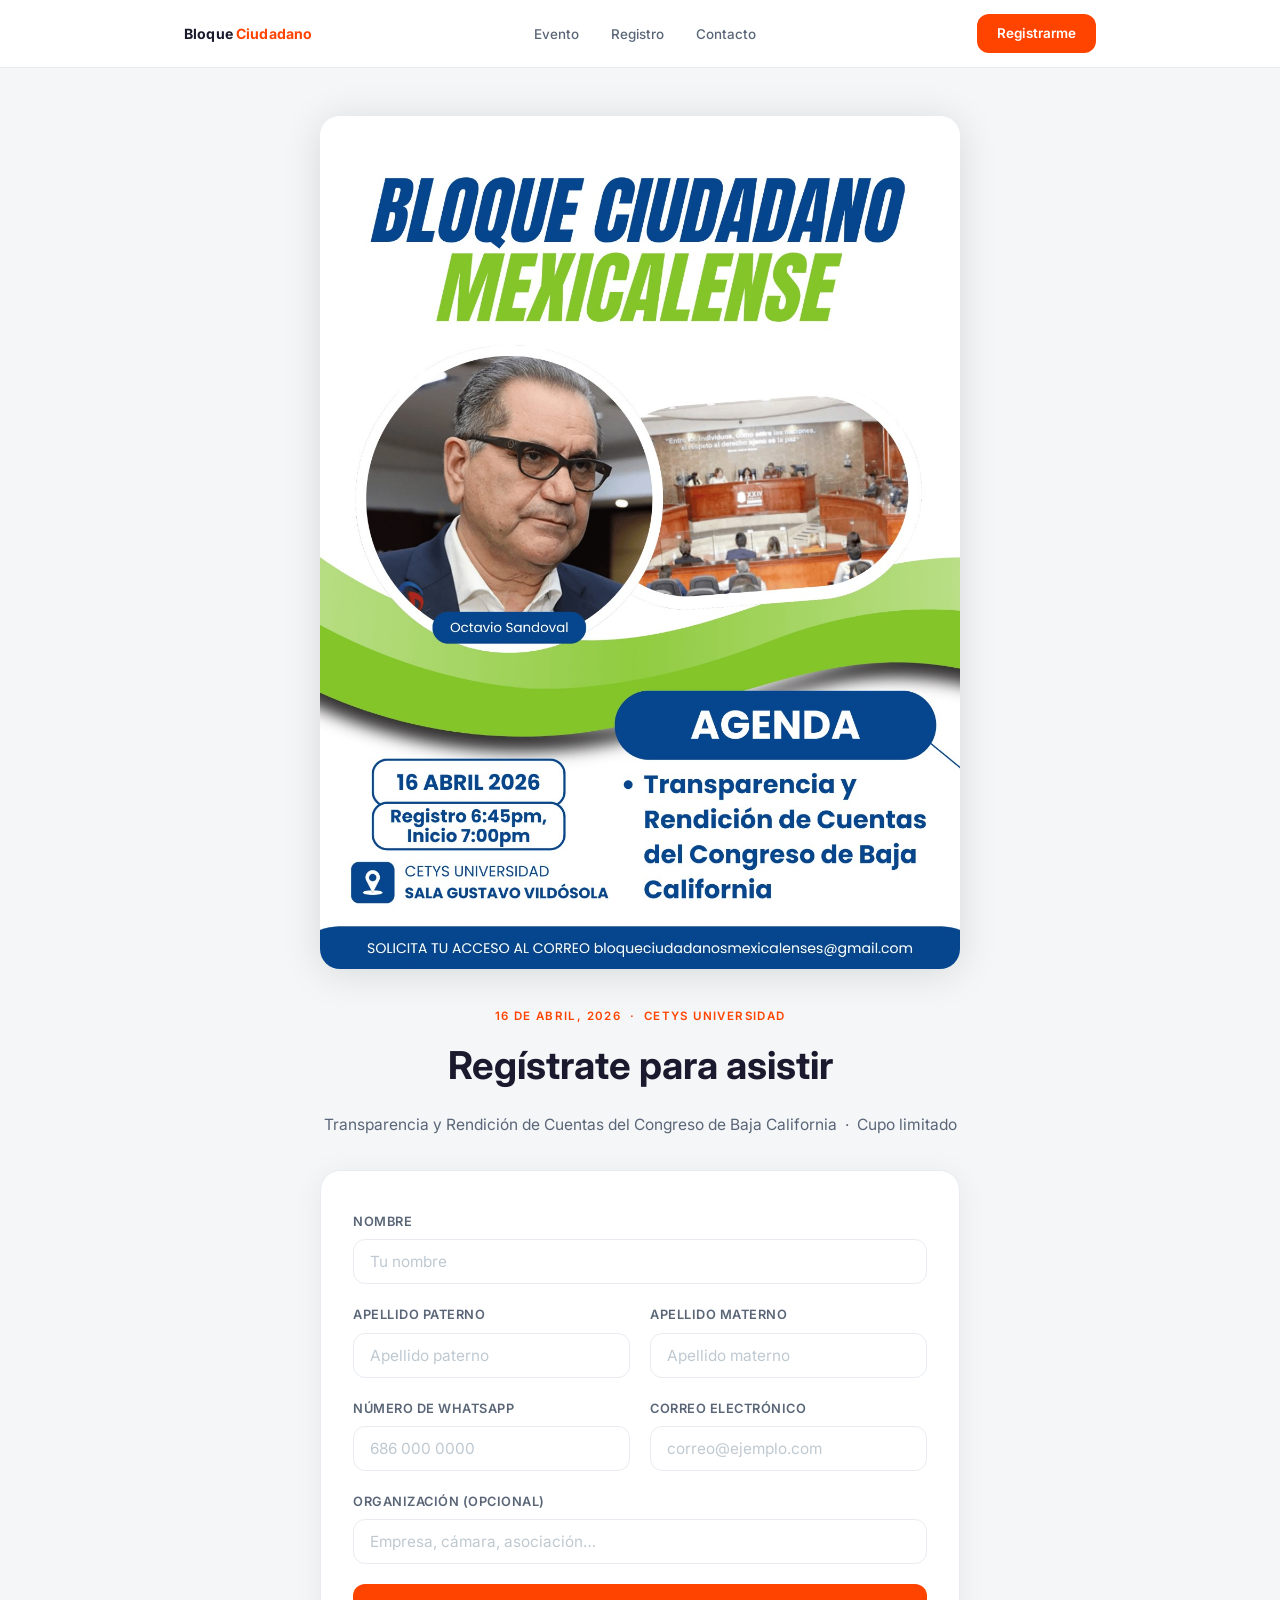
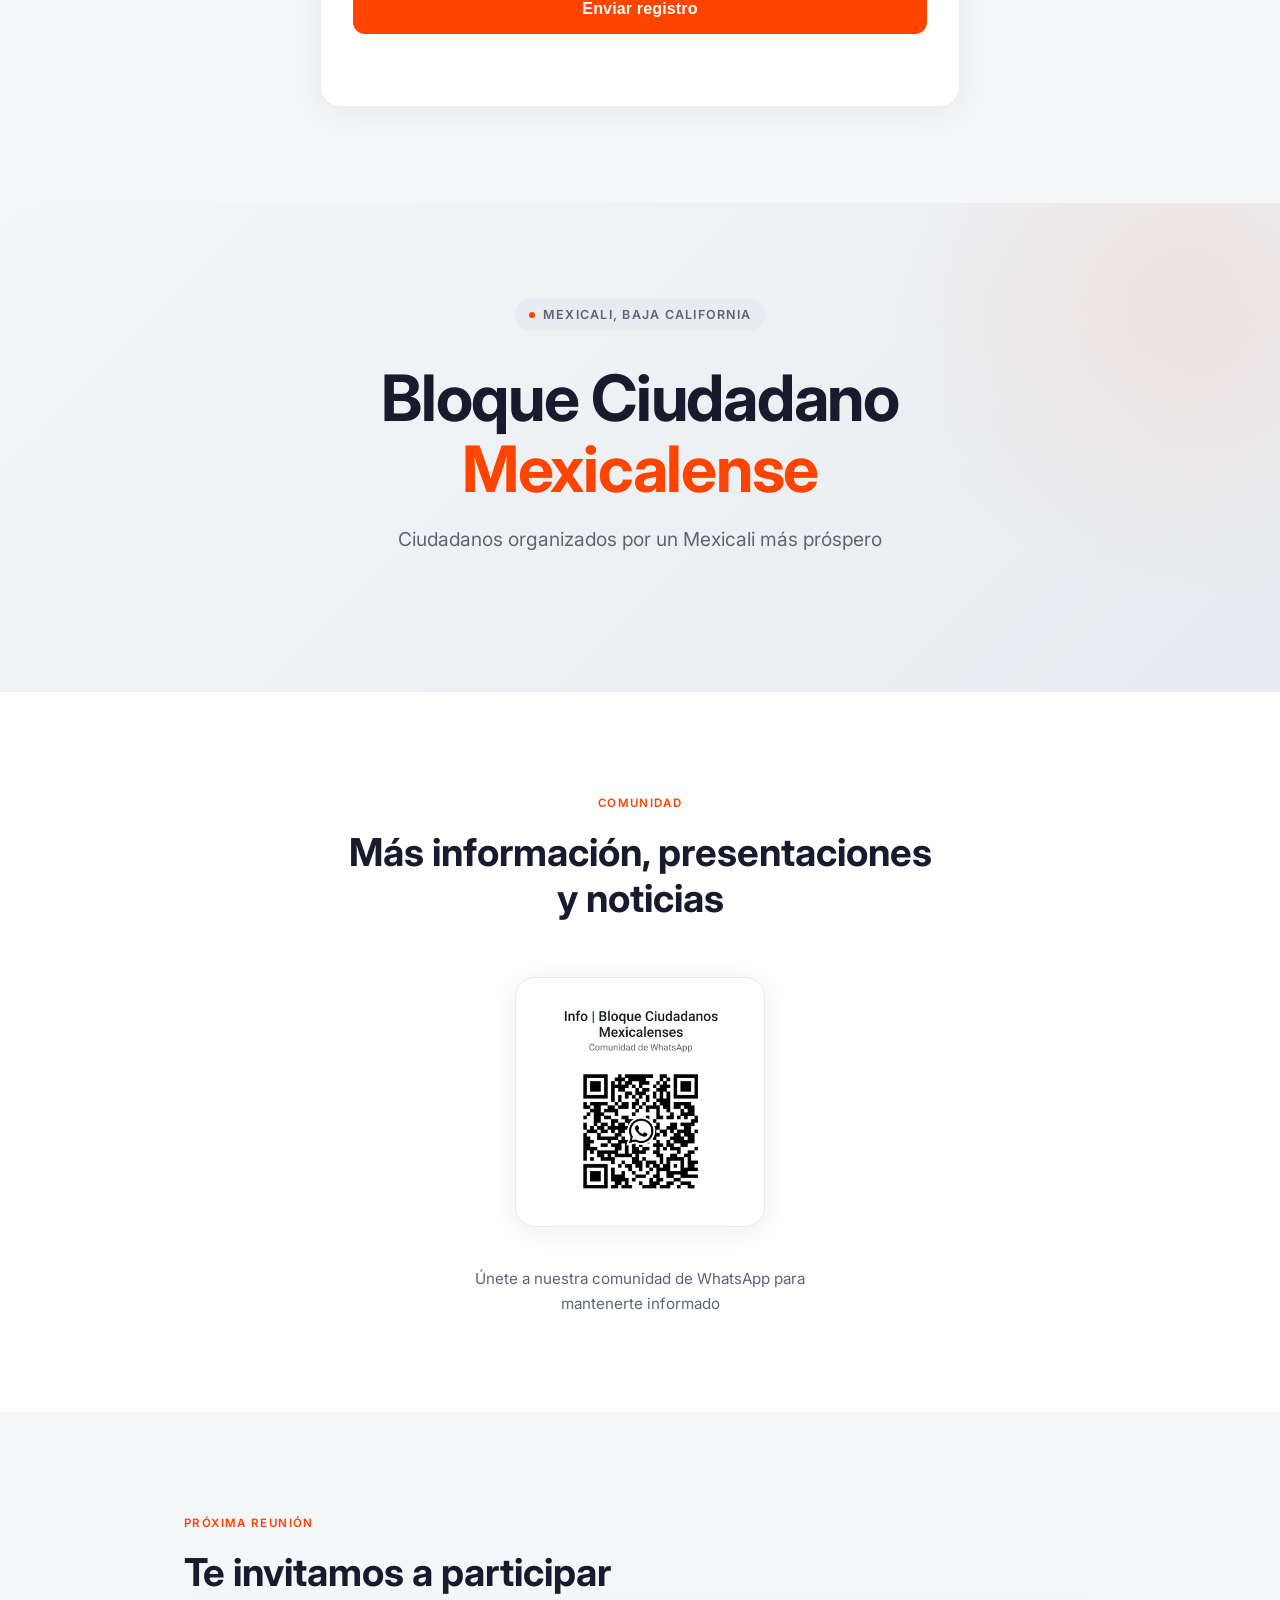
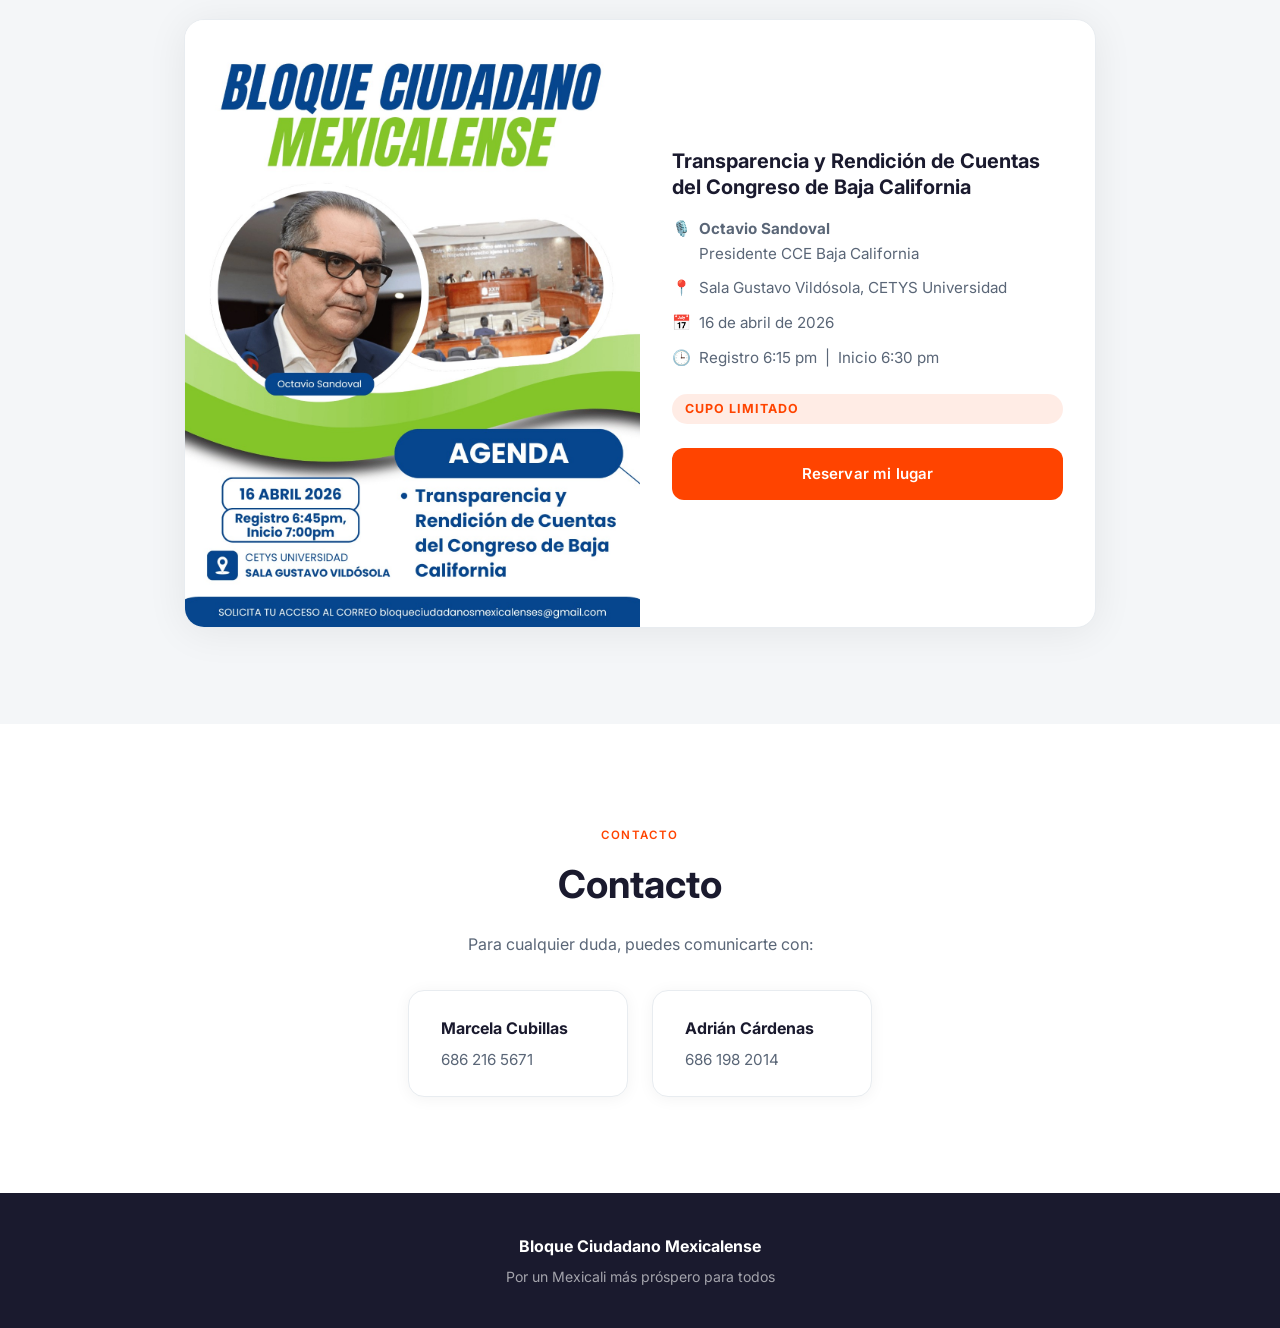
<file: index.html>
<!DOCTYPE html>
<html lang="es">

<head>
  <meta charset="UTF-8" />
  <meta name="viewport" content="width=device-width, initial-scale=1.0" />
  <title>Bloque Ciudadano Mexicalense</title>
  <meta name="description" content="Ciudadanos organizados por un Mexicali más próspero." />

  <link rel="preconnect" href="https://fonts.googleapis.com" />
  <link rel="preconnect" href="https://fonts.gstatic.com" crossorigin />
  <link href="https://fonts.googleapis.com/css2?family=Inter:wght@300;400;500;600;700&display=swap" rel="stylesheet" />

  <style>
    /* ── Reset & Variables ── */
    *,
    *::before,
    *::after {
      box-sizing: border-box;
      margin: 0;
      padding: 0;
    }

    :root {
      --white: #FFFFFF;
      --gray: #BFC9D1;
      --gray-lt: #F4F6F8;
      --gray-md: #E8ECF0;
      --text: #1A1A2E;
      --text-sm: #5A6677;
      --orange: #FF4400;
      --orange-h: #E03B00;
      --radius: 12px;
      --nav-h: 68px;
    }

    html {
      scroll-behavior: smooth;
      font-size: 16px;
    }

    body {
      font-family: 'Inter', system-ui, sans-serif;
      background: var(--white);
      color: var(--text);
      line-height: 1.65;
      -webkit-font-smoothing: antialiased;
    }

    img {
      display: block;
      max-width: 100%;
    }

    a {
      text-decoration: none;
      color: inherit;
    }

    /* ── Utility ── */
    .container {
      width: 100%;
      max-width: 960px;
      margin-inline: auto;
      padding-inline: 1.5rem;
    }

    .section {
      padding-block: 96px;
    }

    .section--alt {
      background: var(--gray-lt);
    }

    .tag {
      display: inline-block;
      font-size: .72rem;
      font-weight: 600;
      letter-spacing: .12em;
      text-transform: uppercase;
      color: var(--orange);
      margin-bottom: 1rem;
    }

    h2 {
      font-size: clamp(1.6rem, 4vw, 2.4rem);
      font-weight: 700;
      line-height: 1.2;
      margin-bottom: 1.5rem;
      color: var(--text);
    }

    /* ── Navbar ── */
    nav {
      position: fixed;
      top: 0;
      left: 0;
      right: 0;
      z-index: 100;
      height: var(--nav-h);
      background: rgba(255, 255, 255, 0.92);
      backdrop-filter: blur(12px);
      -webkit-backdrop-filter: blur(12px);
      border-bottom: 1px solid var(--gray-md);
      transition: box-shadow .3s;
    }

    nav.scrolled {
      box-shadow: 0 2px 24px rgba(0, 0, 0, .08);
    }

    .nav-inner {
      height: 100%;
      display: flex;
      align-items: center;
      justify-content: space-between;
      gap: 1rem;
    }

    .nav-logo {
      font-size: .88rem;
      font-weight: 700;
      letter-spacing: .01em;
      color: var(--text);
      flex-shrink: 0;
    }

    .nav-logo span {
      color: var(--orange);
    }

    .nav-links {
      display: flex;
      gap: 2rem;
      list-style: none;
    }

    .nav-links a {
      font-size: .84rem;
      font-weight: 500;
      color: var(--text-sm);
      transition: color .2s;
    }

    .nav-links a:hover {
      color: var(--orange);
    }

    .nav-cta {
      font-size: .84rem;
      font-weight: 600;
      background: var(--orange);
      color: var(--white);
      padding: .5rem 1.25rem;
      border-radius: var(--radius);
      transition: background .2s, transform .15s;
      flex-shrink: 0;
    }

    .nav-cta:hover {
      background: var(--orange-h);
      transform: translateY(-1px);
    }

    .nav-burger {
      display: none;
      flex-direction: column;
      gap: 5px;
      cursor: pointer;
      padding: .5rem;
      background: none;
      border: none;
    }

    .nav-burger span {
      display: block;
      width: 22px;
      height: 2px;
      background: var(--text);
      border-radius: 2px;
      transition: transform .25s, opacity .25s;
    }

    /* ── Mobile menu ── */
    .mobile-menu {
      display: none;
      position: fixed;
      inset: var(--nav-h) 0 0 0;
      z-index: 99;
      background: var(--white);
      padding: 2rem 1.5rem;
      flex-direction: column;
      gap: 1.5rem;
    }

    .mobile-menu.open {
      display: flex;
    }

    .mobile-menu a {
      font-size: 1.1rem;
      font-weight: 500;
      color: var(--text);
      padding-block: .5rem;
      border-bottom: 1px solid var(--gray-md);
    }

    /* ── Hero ── */
    #hero {
      display: flex;
      align-items: center;
      background: linear-gradient(135deg, #f4f6f8 0%, #e8ecf0 100%);
      position: relative;
      overflow: hidden;
    }

    #hero::before {
      content: '';
      position: absolute;
      top: -200px;
      right: -200px;
      width: 600px;
      height: 600px;
      background: radial-gradient(circle, rgba(255, 68, 0, .07) 0%, transparent 70%);
      pointer-events: none;
    }

    .hero-inner {
      position: relative;
      text-align: center;
      max-width: 760px;
      margin-inline: auto;
    }

    .hero-eyebrow {
      display: inline-flex;
      align-items: center;
      gap: .5rem;
      font-size: .78rem;
      font-weight: 600;
      letter-spacing: .1em;
      text-transform: uppercase;
      color: var(--text-sm);
      background: var(--gray-md);
      padding: .35rem .9rem;
      border-radius: 99px;
      margin-bottom: 2rem;
    }

    .hero-eyebrow::before {
      content: '';
      width: 6px;
      height: 6px;
      background: var(--orange);
      border-radius: 50%;
    }

    h1 {
      font-size: clamp(2.2rem, 7vw, 4rem);
      font-weight: 700;
      line-height: 1.1;
      letter-spacing: -.02em;
      margin-bottom: 1.25rem;
      color: var(--text);
    }

    h1 em {
      font-style: normal;
      color: var(--orange);
    }

    .hero-sub {
      font-size: clamp(1rem, 2.5vw, 1.2rem);
      color: var(--text-sm);
      max-width: 520px;
      margin-inline: auto;
      margin-bottom: 2.5rem;
    }

    .btn-group {
      display: flex;
      gap: 1rem;
      justify-content: center;
      flex-wrap: wrap;
    }

    .btn {
      display: inline-flex;
      align-items: center;
      justify-content: center;
      font-size: .94rem;
      font-weight: 600;
      padding: .85rem 2rem;
      border-radius: var(--radius);
      border: none;
      cursor: pointer;
      transition: background .2s, transform .15s, box-shadow .2s;
      letter-spacing: .01em;
    }

    .btn-primary {
      background: var(--orange);
      color: var(--white);
    }

    .btn-primary:hover {
      background: var(--orange-h);
      transform: translateY(-2px);
      box-shadow: 0 8px 24px rgba(255, 68, 0, .28);
    }

    .btn-secondary {
      background: var(--white);
      color: var(--text);
      border: 1.5px solid var(--gray);
    }

    .btn-secondary:hover {
      background: var(--gray-lt);
      transform: translateY(-2px);
      box-shadow: 0 4px 16px rgba(0, 0, 0, .07);
    }

    .hero-scroll {
      margin-top: 4rem;
      display: flex;
      flex-direction: column;
      align-items: center;
      gap: .5rem;
      color: var(--gray);
      font-size: .78rem;
      letter-spacing: .08em;
      text-transform: uppercase;
      animation: bounce 2s infinite;
    }

    .hero-scroll svg {
      width: 16px;
      height: 16px;
      stroke: var(--gray);
    }

    @keyframes bounce {

      0%,
      100% {
        transform: translateY(0);
      }

      50% {
        transform: translateY(6px);
      }
    }

    /* ── Descripción ── */
    #descripcion .body-text {
      font-size: 1.05rem;
      color: var(--text-sm);
      max-width: 700px;
      line-height: 1.85;
      border-left: 3px solid var(--orange);
      padding-left: 1.5rem;
    }

    /* ── QR ── */
    #qr {
      text-align: center;
    }

    .qr-frame {
      display: inline-block;
      background: var(--white);
      border: 1px solid var(--gray-md);
      border-radius: 20px;
      padding: 1.5rem;
      box-shadow: 0 4px 32px rgba(0, 0, 0, .07);
      margin-block: 2rem;
    }

    .qr-frame img {
      width: 200px;
      height: 200px;
      object-fit: contain;
      border-radius: 8px;
    }

    .qr-caption {
      font-size: .95rem;
      color: var(--text-sm);
      max-width: 340px;
      margin-inline: auto;
    }

    /* ── Evento ── */
    #evento .card {
      background: var(--white);
      border: 1px solid var(--gray-md);
      border-radius: 20px;
      overflow: hidden;
      display: grid;
      grid-template-columns: 1fr 1fr;
      box-shadow: 0 4px 40px rgba(0, 0, 0, .07);
      transition: box-shadow .3s, transform .3s;
    }

    #evento .card:hover {
      box-shadow: 0 12px 48px rgba(0, 0, 0, .12);
      transform: translateY(-4px);
    }

    .card-img {
      width: 100%;
      height: 100%;
      min-height: 320px;
      object-fit: cover;
    }

    .card-body {
      padding: 2.5rem 2rem;
      display: flex;
      flex-direction: column;
      justify-content: center;
      gap: 1rem;
    }

    .card-body h3 {
      font-size: 1.25rem;
      font-weight: 700;
      line-height: 1.3;
    }

    .event-details {
      list-style: none;
      display: flex;
      flex-direction: column;
      gap: .6rem;
    }

    .event-details li {
      font-size: .95rem;
      color: var(--text-sm);
      display: flex;
      align-items: flex-start;
      gap: .5rem;
    }

    .event-details li .icon {
      flex-shrink: 0;
    }

    .badge-cupo {
      display: inline-block;
      background: rgba(255, 68, 0, .1);
      color: var(--orange);
      font-size: .78rem;
      font-weight: 700;
      letter-spacing: .08em;
      text-transform: uppercase;
      padding: .3rem .8rem;
      border-radius: 99px;
      margin-top: .5rem;
    }

    /* ── Formulario ── */
    #registro {
      background: var(--gray-lt);
    }

    .form-card {
      background: var(--white);
      border-radius: 20px;
      padding: 2.5rem 2rem;
      border: 1px solid var(--gray-md);
      box-shadow: 0 4px 32px rgba(0, 0, 0, .06);
      max-width: 640px;
      margin-inline: auto;
    }

    .form-grid {
      display: grid;
      grid-template-columns: 1fr 1fr;
      gap: 1.25rem;
      margin-bottom: 1.25rem;
    }

    .form-group {
      display: flex;
      flex-direction: column;
      gap: .45rem;
    }

    .form-group.full {
      grid-column: 1 / -1;
    }

    label {
      font-size: .8rem;
      font-weight: 600;
      letter-spacing: .04em;
      text-transform: uppercase;
      color: var(--text-sm);
    }

    input {
      font-family: inherit;
      font-size: .96rem;
      padding: .75rem 1rem;
      border: 1.5px solid var(--gray-md);
      border-radius: var(--radius);
      background: var(--white);
      color: var(--text);
      outline: none;
      transition: border-color .2s, box-shadow .2s;
      width: 100%;
    }

    input:focus {
      border-color: var(--orange);
      box-shadow: 0 0 0 3px rgba(255, 68, 0, .1);
    }

    input::placeholder {
      color: var(--gray);
    }

    .form-status {
      font-size: .9rem;
      text-align: center;
      min-height: 1.4em;
      margin-top: .75rem;
      font-weight: 500;
    }

    .form-status.ok {
      color: #16a34a;
    }

    .form-status.error {
      color: #dc2626;
    }

    /* ── Contacto ── */
    #contacto {
      text-align: center;
    }

    .contact-grid {
      display: flex;
      gap: 1.5rem;
      justify-content: center;
      flex-wrap: wrap;
      margin-top: 2rem;
    }

    .contact-card {
      background: var(--white);
      border: 1px solid var(--gray-md);
      border-radius: 16px;
      padding: 1.5rem 2rem;
      min-width: 220px;
      text-align: left;
      box-shadow: 0 2px 16px rgba(0, 0, 0, .05);
    }

    .contact-name {
      font-weight: 700;
      font-size: 1rem;
      margin-bottom: .3rem;
    }

    .contact-phone {
      font-size: .95rem;
      color: var(--text-sm);
    }

    /* ── Footer ── */
    footer {
      background: var(--text);
      color: rgba(255, 255, 255, .6);
      text-align: center;
      padding-block: 2.5rem;
      font-size: .88rem;
    }

    footer strong {
      display: block;
      color: var(--white);
      font-size: 1rem;
      margin-bottom: .35rem;
    }

    /* ── Fade-in animation ── */
    .fade-up {
      opacity: 0;
      transform: translateY(32px);
      transition: opacity .6s ease, transform .6s ease;
    }

    .fade-up.visible {
      opacity: 1;
      transform: none;
    }

    /* ── Responsive ── */
    @media (max-width: 768px) {

      .nav-links,
      .nav-cta {
        display: none;
      }

      .nav-burger {
        display: flex;
      }

      .section {
        padding-block: 64px;
      }

      #evento .card {
        grid-template-columns: 1fr;
      }

      .card-img {
        min-height: 240px;
      }

      .card-body {
        padding: 1.75rem 1.5rem;
      }

      .form-grid {
        grid-template-columns: 1fr;
      }
    }

    @media (max-width: 480px) {
      h1 {
        font-size: 2rem;
      }

      .btn {
        padding: .78rem 1.5rem;
        font-size: .88rem;
      }
    }
  </style>
</head>

<body>

  <!-- ── Navbar ── -->
  <nav id="navbar">
    <div class="container nav-inner">
      <a href="#hero" class="nav-logo">Bloque <span>Ciudadano</span></a>

      <ul class="nav-links">
        <li><a href="#evento">Evento</a></li>
        <li><a href="#registro">Registro</a></li>
        <li><a href="#contacto">Contacto</a></li>
      </ul>

      <a href="#registro" class="nav-cta">Registrarme</a>

      <button class="nav-burger" id="burger" aria-label="Menú">
        <span></span>
        <span></span>
        <span></span>
      </button>
    </div>
  </nav>

  <!-- ── Mobile menu ── -->
  <div class="mobile-menu" id="mobileMenu">
    <a href="#evento" class="mobile-link">Evento</a>
    <a href="#registro" class="mobile-link">Registro</a>
    <a href="#contacto" class="mobile-link">Contacto</a>
    <a href="#registro" class="btn btn-primary" style="margin-top:.5rem">Registrarme</a>
  </div>

  <main>

    <!-- ── 1. Registro (PRIMERO) ── -->
    <section id="registro" class="section" style="padding-top: calc(var(--nav-h) + 3rem);">
      <div class="container fade-up">

        <!-- Imagen del evento arriba del formulario -->
        <div
          style="max-width:640px;margin-inline:auto;margin-bottom:2rem;border-radius:20px;overflow:hidden;box-shadow:0 4px 40px rgba(0,0,0,.12);">
          <img src="octavio_bloque_nuevo.jpeg" alt="Octavio Sandoval — Reunión Bloque Ciudadano Mexicalense"
            style="width:100%;height:auto;display:block;" />
        </div>

        <div style="max-width:640px;margin-inline:auto;text-align:center;margin-bottom:2rem;">
          <span class="tag">16 de Abril, 2026 &nbsp;·&nbsp; CETYS Universidad</span>
          <h2>Regístrate para asistir</h2>
          <p style="color:var(--text-sm);font-size:.97rem;">Transparencia y Rendición de Cuentas del Congreso de Baja
            California &nbsp;·&nbsp; Cupo limitado</p>
        </div>

        <div class="form-card">
          <form id="registroForm" novalidate>
            <div class="form-grid">

              <div class="form-group full">
                <label for="nombre">Nombre</label>
                <input type="text" id="nombre" name="nombre" placeholder="Tu nombre" required />
              </div>

              <div class="form-group">
                <label for="apellidoPaterno">Apellido Paterno</label>
                <input type="text" id="apellidoPaterno" name="apellidoPaterno" placeholder="Apellido paterno"
                  required />
              </div>

              <div class="form-group">
                <label for="apellidoMaterno">Apellido Materno</label>
                <input type="text" id="apellidoMaterno" name="apellidoMaterno" placeholder="Apellido materno" />
              </div>

              <div class="form-group">
                <label for="numero">Número de WhatsApp</label>
                <input type="tel" id="numero" name="numero" placeholder="686 000 0000" required />
              </div>

              <div class="form-group">
                <label for="correo">Correo electrónico</label>
                <input type="email" id="correo" name="correo" placeholder="correo@ejemplo.com" required />
              </div>

              <div class="form-group full">
                <label for="organizacion">Organización (opcional)</label>
                <input type="text" id="organizacion" name="organizacion" placeholder="Empresa, cámara, asociación…" />
              </div>

            </div>

            <button type="submit" class="btn btn-primary" style="width:100%;font-size:1rem;padding:1rem">
              Enviar registro
            </button>

            <p class="form-status" id="formStatus"></p>
          </form>
        </div>
      </div>
    </section>

    <!-- ── 2. Hero ── -->
    <section id="hero" class="section section--alt">
      <div class="container hero-inner" style="min-height:auto;padding-block:0;">
        <div class="hero-eyebrow">Mexicali, Baja California</div>

        <h1>Bloque Ciudadano<br /><em>Mexicalense</em></h1>

        <p class="hero-sub">Ciudadanos organizados por un Mexicali más próspero</p>
      </div>
    </section>

    <!-- ── 3. QR ── -->
    <section id="qr" class="section">
      <div class="container fade-up">
        <span class="tag">Comunidad</span>
        <h2>Más información, presentaciones<br />y noticias</h2>

        <div class="qr-frame">
          <img src="qr_bloque_watts.png" alt="Código QR para unirse a WhatsApp del Bloque Ciudadano Mexicalense" />
        </div>

        <p class="qr-caption">Únete a nuestra comunidad de WhatsApp para mantenerte informado</p>
      </div>
    </section>

    <!-- ── 4. Evento ── -->
    <section id="evento" class="section section--alt">
      <div class="container fade-up">
        <span class="tag">Próxima reunión</span>
        <h2>Te invitamos a participar</h2>

        <div class="card">
          <img class="card-img" src="octavio_bloque_nuevo.jpeg"
            alt="Octavio Sandoval — Reunión Bloque Ciudadano Mexicalense" />

          <div class="card-body">
            <h3>Transparencia y Rendición de Cuentas del Congreso de Baja California</h3>

            <ul class="event-details">
              <li>
                <span class="icon">🎙️</span>
                <span><strong>Octavio Sandoval</strong><br />Presidente CCE Baja California</span>
              </li>
              <li>
                <span class="icon">📍</span>
                <span>Sala Gustavo Vildósola, CETYS Universidad</span>
              </li>
              <li>
                <span class="icon">📅</span>
                <span>16 de abril de 2026</span>
              </li>
              <li>
                <span class="icon">🕒</span>
                <span>Registro 6:15 pm &nbsp;|&nbsp; Inicio 6:30 pm</span>
              </li>
            </ul>

            <span class="badge-cupo">Cupo limitado</span>

            <a href="#registro" class="btn btn-primary" style="margin-top:.5rem">Reservar mi lugar</a>
          </div>
        </div>
      </div>
    </section>

    <!-- ── 5. Contacto ── -->
    <section id="contacto" class="section">
      <div class="container fade-up">
        <span class="tag">Contacto</span>
        <h2>Contacto</h2>
        <p style="color:var(--text-sm);margin-bottom:.5rem">Para cualquier duda, puedes comunicarte con:</p>

        <div class="contact-grid">
          <div class="contact-card">
            <p class="contact-name">Marcela Cubillas</p>
            <a href="tel:6862165671" class="contact-phone">686 216 5671</a>
          </div>
          <div class="contact-card">
            <p class="contact-name">Adrián Cárdenas</p>
            <a href="tel:6861982014" class="contact-phone">686 198 2014</a>
          </div>
        </div>
      </div>
    </section>

  </main>

  <!-- ── Footer ── -->
  <footer>
    <div class="container">
      <strong>Bloque Ciudadano Mexicalense</strong>
      Por un Mexicali más próspero para todos
    </div>
  </footer>


  <script>
    /* ── Navbar scroll ── */
    const navbar = document.getElementById('navbar');
    window.addEventListener('scroll', () => {
      navbar.classList.toggle('scrolled', window.scrollY > 20);
    }, { passive: true });

    /* ── Mobile burger ── */
    const burger = document.getElementById('burger');
    const mobileMenu = document.getElementById('mobileMenu');

    burger.addEventListener('click', () => {
      const open = mobileMenu.classList.toggle('open');
      burger.setAttribute('aria-expanded', open);
    });

    document.querySelectorAll('.mobile-link, .mobile-menu .btn').forEach(link => {
      link.addEventListener('click', () => {
        mobileMenu.classList.remove('open');
        burger.setAttribute('aria-expanded', false);
      });
    });

    /* ── Fade-up on scroll ── */
    const observer = new IntersectionObserver((entries) => {
      entries.forEach(e => {
        if (e.isIntersecting) {
          e.target.classList.add('visible');
          observer.unobserve(e.target);
        }
      });
    }, { threshold: 0.12 });

    document.querySelectorAll('.fade-up').forEach(el => observer.observe(el));

    /* ── Formulario ── */
    const form = document.getElementById('registroForm');
    const formStatus = document.getElementById('formStatus');

    form.addEventListener('submit', async (e) => {
      e.preventDefault();
      formStatus.textContent = '';
      formStatus.className = 'form-status';

      /* Validación básica */
      const required = ['nombre', 'apellidoPaterno', 'numero', 'correo'];
      const missing = required.filter(id => !form[id].value.trim());

      if (missing.length) {
        formStatus.textContent = 'Por favor completa todos los campos obligatorios.';
        formStatus.className = 'form-status error';
        form[missing[0]].focus();
        return;
      }

      const submitBtn = form.querySelector('[type="submit"]');
      submitBtn.disabled = true;
      submitBtn.textContent = 'Enviando…';

      try {
        const ENDPOINT = 'https://script.google.com/macros/s/AKfycbw5__PSJP0wuDP-ASVX8NkzsVQyIeLBRm4yTzYI8BfiJ7qgO75d_3cinZftpFoDjpCnLw/exec';

        const datos = {
          nombre: form['nombre'].value.trim(),
          apellidoPaterno: form['apellidoPaterno'].value.trim(),
          apellidoMaterno: form['apellidoMaterno'].value.trim(),
          numero: form['numero'].value.trim(),
          correo: form['correo'].value.trim(),
          organizacion: form['organizacion'].value.trim(),
        };

        await fetch(ENDPOINT, {
          method: 'POST',
          mode: 'no-cors',
          headers: { 'Content-Type': 'application/json' },
          body: JSON.stringify(datos),
        });

        formStatus.textContent = '¡Registro enviado! Nos vemos el 16 de abril.';
        formStatus.className = 'form-status ok';
        form.reset();
      } catch (err) {
        formStatus.textContent = 'Ocurrió un error. Intenta de nuevo o escríbenos directamente.';
        formStatus.className = 'form-status error';
        console.error('[Registro]', err);
      } finally {
        submitBtn.disabled = false;
        submitBtn.textContent = 'Enviar registro';
      }
    });
  </script>

</body>

</html>
</file>
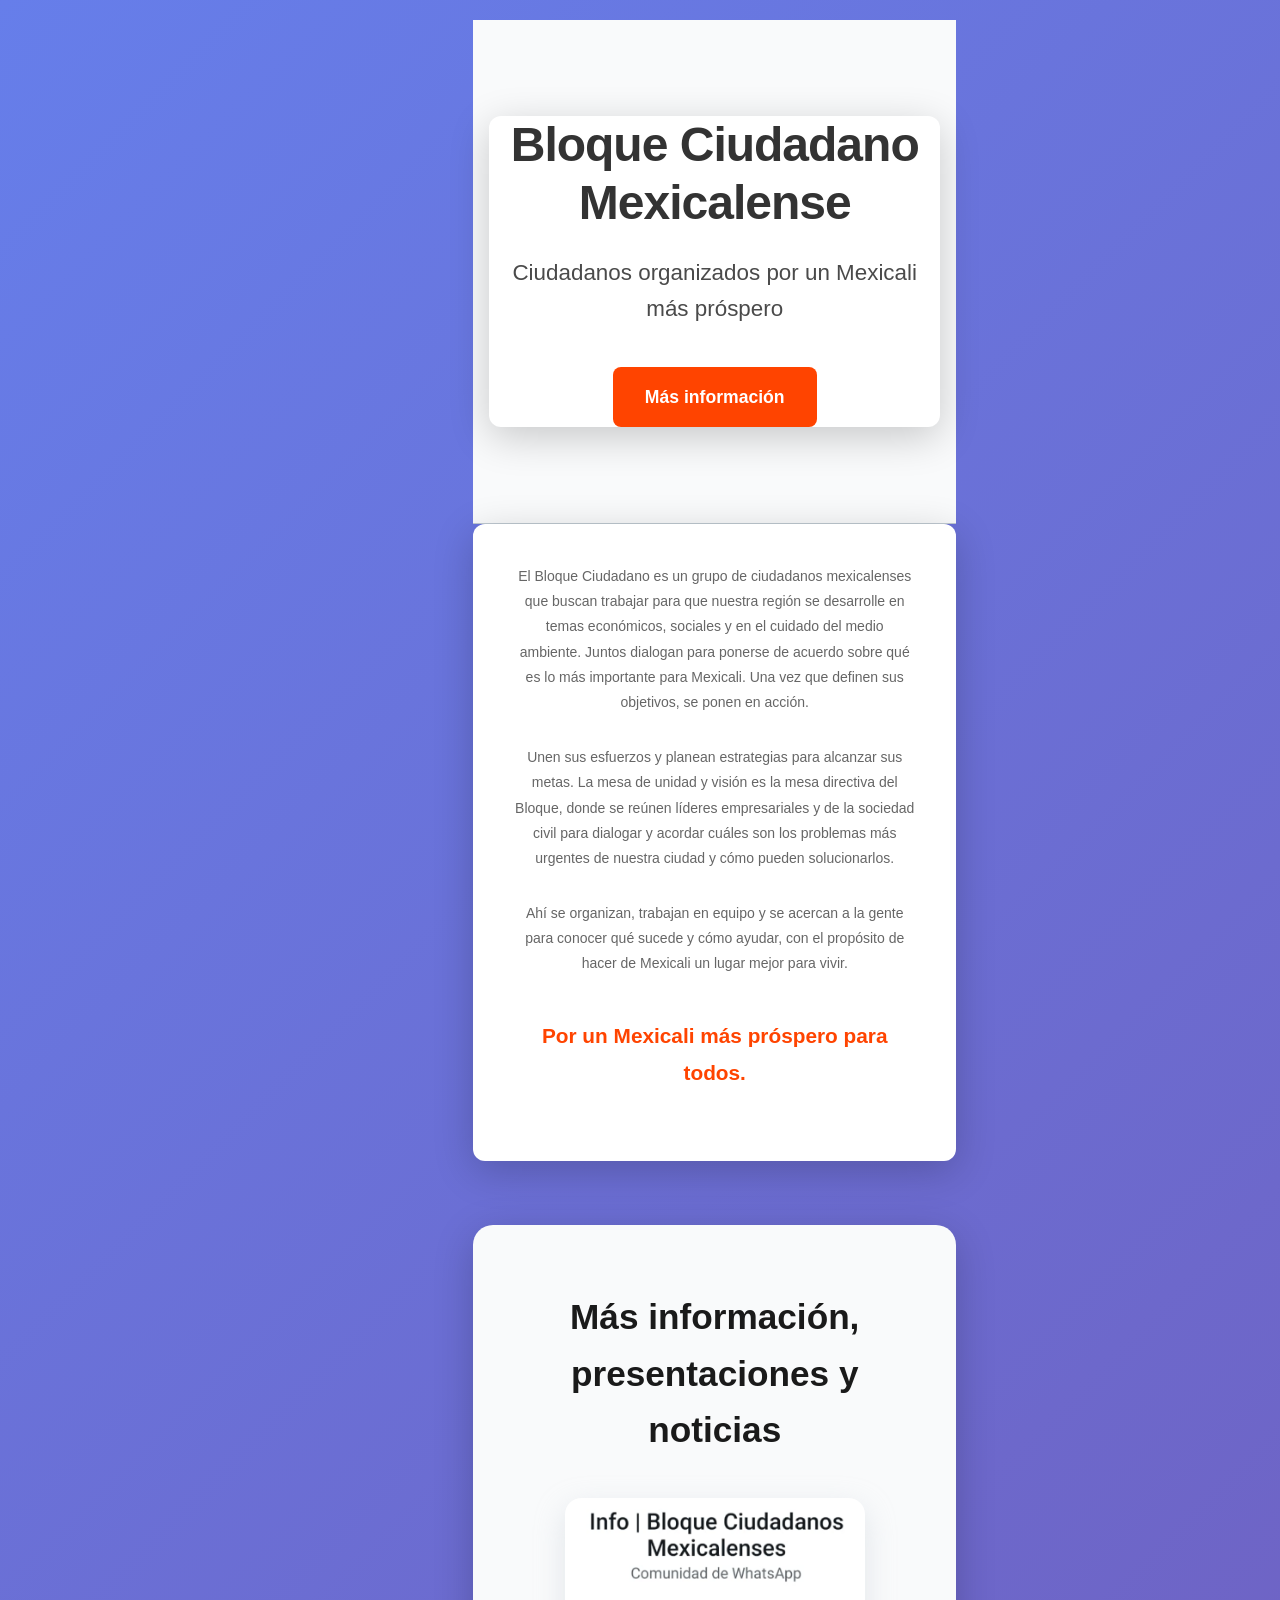
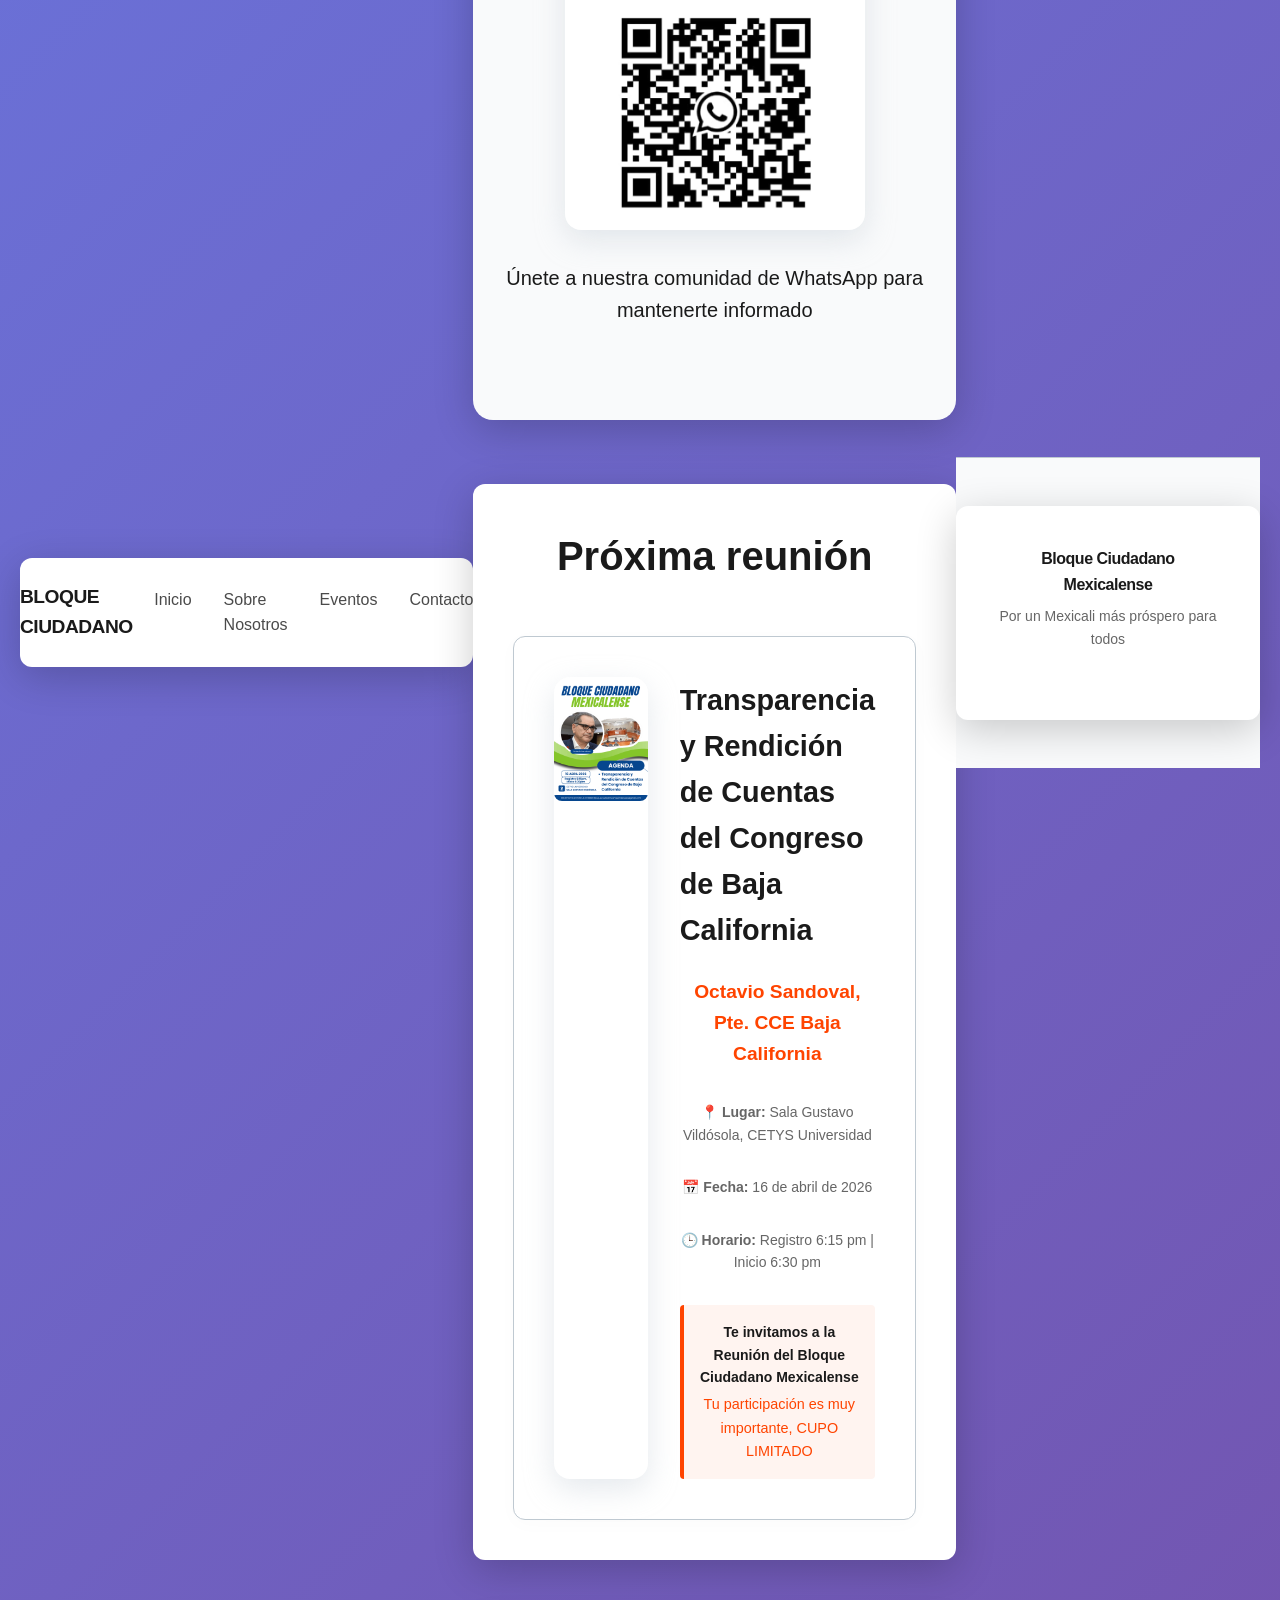
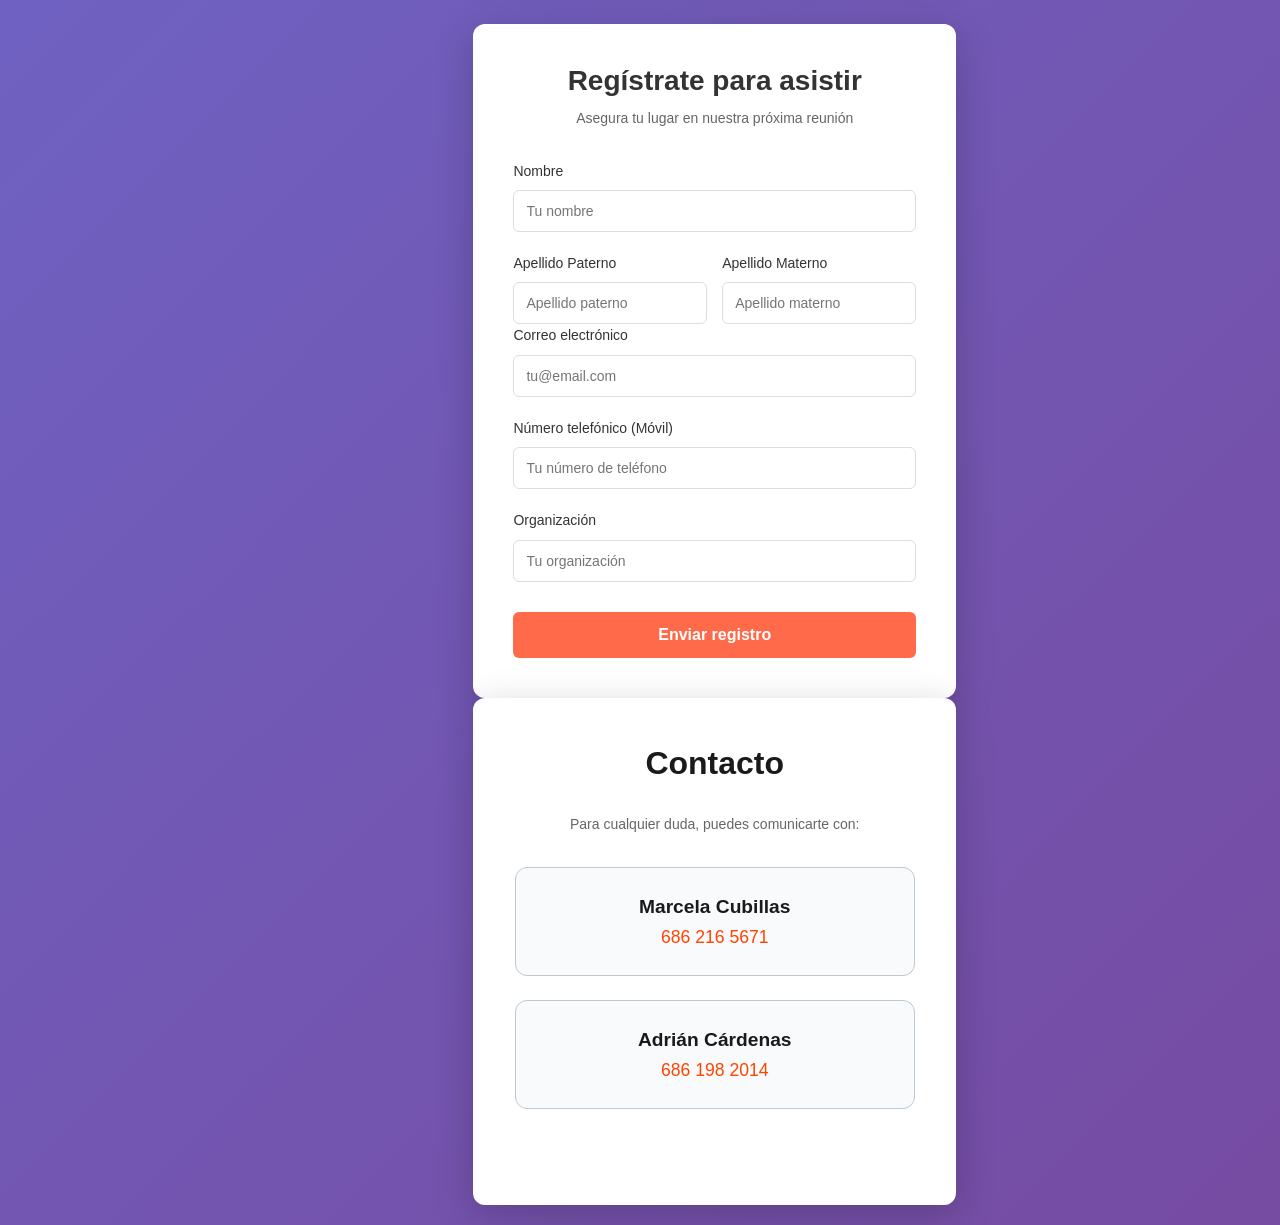
<file: bloque invitacion/index.html>
<!DOCTYPE html>
<html lang="es">
<head>
  <meta charset="UTF-8">
  <meta name="viewport" content="width=device-width, initial-scale=1.0">
  <title>Bloque Ciudadano Mexicalense</title>
  <meta name="description" content="Ciudadanos organizados por un Mexicali más próspero">
  <link rel="stylesheet" href="./css/index.css">
  <script type="module" src="./js/components.js"></script>
</head>
<body>

  <app-navbar></app-navbar>

  <main>
    <!-- HERO SECTION -->
    <section class="hero text-center" style="padding: 6rem 1rem;">
      <div class="container" style="padding: 0;">
        <h1 style="font-size: 3rem; margin-bottom: 1.5rem; letter-spacing: -1px;">Bloque Ciudadano Mexicalense</h1>
        <p style="font-size: 1.4rem; color: var(--color-text-light); margin-bottom: 2.5rem;">Ciudadanos organizados por un Mexicali más próspero</p>
        <a href="#informacion" class="btn">Más información</a>
      </div>
    </section>

    <!-- DESCRIPCIÓN SECTION -->
    <section id="informacion" class="container text-center">
      <div class="description-text">
        <p>El Bloque Ciudadano es un grupo de ciudadanos mexicalenses que buscan trabajar para que nuestra región se desarrolle en temas económicos, sociales y en el cuidado del medio ambiente. Juntos dialogan para ponerse de acuerdo sobre qué es lo más importante para Mexicali. Una vez que definen sus objetivos, se ponen en acción.</p>
        <p style="margin-top: 1.5rem;">Unen sus esfuerzos y planean estrategias para alcanzar sus metas. La mesa de unidad y visión es la mesa directiva del Bloque, donde se reúnen líderes empresariales y de la sociedad civil para dialogar y acordar cuáles son los problemas más urgentes de nuestra ciudad y cómo pueden solucionarlos.</p>
        <p style="margin-top: 1.5rem;">Ahí se organizan, trabajan en equipo y se acercan a la gente para conocer qué sucede y cómo ayudar, con el propósito de hacer de Mexicali un lugar mejor para vivir.</p>
        <p style="font-weight: 700; font-size: 1.3rem; margin-top: 2.5rem; color: var(--color-accent);">Por un Mexicali más próspero para todos.</p>
      </div>
    </section>

    <div class="spacer"></div>

    <!-- CÓDIGO QR / ASOCIARSE -->
    <section class="container text-center" style="background-color: var(--color-bg-light); border-radius: 20px; padding: 4rem 2rem;">
      <h2 style="font-size: 2.2rem; margin-bottom: 2.5rem;">Más información, presentaciones y noticias</h2>
      <div class="qr-container">
        <img src="qr_bloque_watts.png" alt="Código QR Bloque Ciudadano" loading="lazy">
      </div>
      <p style="font-size: 1.25rem; font-weight: 500; color: var(--color-text-dark); margin-top: 1.5rem;">Únete a nuestra comunidad de WhatsApp para mantenerte informado</p>
    </section>

    <div class="spacer"></div>

    <!-- PRÓXIMA REUNIÓN / EVENTO -->
    <section id="eventos" class="container">
      <h2 class="text-center" style="margin-bottom: 3rem; font-size: 2.5rem;">Próxima reunión</h2>
      
      <div class="card card-horizontal">
        <div class="event-img-container" style="margin: 0; align-self: stretch;">
          <img src="octavio_bloque.jpeg" alt="Octavio Sandoval - Ponente" style="border-radius: 8px;">
        </div>
        <div class="event-info">
          <h3 style="font-size: 1.8rem; margin-bottom: 1.5rem; color: var(--color-text-dark);">Transparencia y Rendición de Cuentas del Congreso de Baja California</h3>
          <p style="font-weight: 600; color: var(--color-accent); font-size: 1.2rem; margin-bottom: 2rem;">Octavio Sandoval, Pte. CCE Baja California</p>
          
          <div style="margin-bottom: 2rem;">
            <p><strong>📍 Lugar:</strong> Sala Gustavo Vildósola, CETYS Universidad</p>
            <p><strong>📅 Fecha:</strong> 16 de abril de 2026</p>
            <p><strong>🕒 Horario:</strong> Registro 6:15 pm | Inicio 6:30 pm</p>
          </div>
          
          <div style="background-color: #FFF4F0; border-left: 4px solid var(--color-accent); padding: 1rem; border-radius: 4px;">
            <p style="margin: 0; color: var(--color-text-dark); font-weight: 600;">Te invitamos a la Reunión del Bloque Ciudadano Mexicalense</p>
            <p style="margin: 0; color: var(--color-accent); font-size: 0.9rem; margin-top: 5px;">Tu participación es muy importante, CUPO LIMITADO</p>
          </div>
        </div>
      </div>
    </section>

    <div class="spacer"></div>

    <!-- FORMULARIO REGISTRO -->
   <!DOCTYPE html>
<html lang="es">
<head>
    <meta charset="UTF-8">
    <meta name="viewport" content="width=device-width, initial-scale=1.0">
    <title>Formulario de Registro - Bloque Ciudadano</title>
    <style>
        * {
            margin: 0;
            padding: 0;
            box-sizing: border-box;
        }

        body {
            font-family: -apple-system, BlinkMacSystemFont, 'Segoe UI', Roboto, 'Helvetica Neue', Arial, sans-serif;
            background: linear-gradient(135deg, #667eea 0%, #764ba2 100%);
            min-height: 100vh;
            display: flex;
            align-items: center;
            justify-content: center;
            padding: 20px;
        }

        .container {
            background: white;
            border-radius: 12px;
            box-shadow: 0 10px 40px rgba(0, 0, 0, 0.2);
            max-width: 500px;
            width: 100%;
            padding: 40px;
        }

        .container h1 {
            font-size: 28px;
            margin-bottom: 10px;
            color: #333;
            text-align: center;
        }

        .container p {
            text-align: center;
            color: #666;
            margin-bottom: 30px;
            font-size: 14px;
        }

        .form-group {
            margin-bottom: 20px;
        }

        .form-group label {
            display: block;
            margin-bottom: 8px;
            color: #333;
            font-weight: 500;
            font-size: 14px;
        }

        .form-group input {
            width: 100%;
            padding: 12px;
            border: 1px solid #ddd;
            border-radius: 6px;
            font-size: 14px;
            transition: border-color 0.3s;
            font-family: inherit;
        }

        .form-group input:focus {
            outline: none;
            border-color: #667eea;
            box-shadow: 0 0 0 3px rgba(102, 126, 234, 0.1);
        }

        .form-row {
            display: grid;
            grid-template-columns: 1fr 1fr;
            gap: 15px;
        }

        .form-row .form-group {
            margin-bottom: 0;
        }

        button {
            width: 100%;
            padding: 14px;
            background: #ff6b4a;
            color: white;
            border: none;
            border-radius: 6px;
            font-size: 16px;
            font-weight: 600;
            cursor: pointer;
            transition: background 0.3s;
            margin-top: 10px;
        }

        button:hover {
            background: #ff5535;
        }

        button:disabled {
            background: #ccc;
            cursor: not-allowed;
        }

        .message {
            margin-top: 15px;
            padding: 12px;
            border-radius: 6px;
            text-align: center;
            font-size: 14px;
            display: none;
        }

        .message.success {
            background: #d4edda;
            color: #155724;
            border: 1px solid #c3e6cb;
            display: block;
        }

        .message.error {
            background: #f8d7da;
            color: #721c24;
            border: 1px solid #f5c6cb;
            display: block;
        }
    </style>
</head>
<body>
    <div class="container">
        <h1>Regístrate para asistir</h1>
        <p>Asegura tu lugar en nuestra próxima reunión</p>

        <form id="formulario">
            <div class="form-group">
                <label for="nombre">Nombre</label>
                <input type="text" id="nombre" name="nombre" placeholder="Tu nombre" required>
            </div>

            <div class="form-row">
                <div class="form-group">
                    <label for="apellidoPaterno">Apellido Paterno</label>
                    <input type="text" id="apellidoPaterno" name="apellidoPaterno" placeholder="Apellido paterno" required>
                </div>
                <div class="form-group">
                    <label for="apellidoMaterno">Apellido Materno</label>
                    <input type="text" id="apellidoMaterno" name="apellidoMaterno" placeholder="Apellido materno" required>
                </div>
            </div>

            <div class="form-group">
                <label for="correo">Correo electrónico</label>
                <input type="email" id="correo" name="correo" placeholder="tu@email.com" required>
            </div>

            <div class="form-group">
                <label for="movil">Número telefónico (Móvil)</label>
                <input type="tel" id="movil" name="movil" placeholder="Tu número de teléfono" required>
            </div>

            <div class="form-group">
                <label for="organizacion">Organización</label>
                <input type="text" id="organizacion" name="organizacion" placeholder="Tu organización" required>
            </div>

            <button type="submit" id="boton">Enviar registro</button>
            <div id="mensaje" class="message"></div>
        </form>
    </div>

    <script>
        const formulario = document.getElementById('formulario');
        const boton = document.getElementById('boton');
        const mensaje = document.getElementById('mensaje');
        
        // REEMPLAZA ESTA URL CON LA DE TU GOOGLE APPS SCRIPT
        const URL_GOOGLE = 'https://script.google.com/macros/s/AKfycbwzTf6S85drRiGeYtuWDnlyZGauSZoiS2svZvugD0vlA1rHGm4iM68up6rs9156peY6/exec';

        formulario.addEventListener('submit', async (e) => {
            e.preventDefault();
            
            const datos = {
                nombre: document.getElementById('nombre').value,
                apellidoPaterno: document.getElementById('apellidoPaterno').value,
                apellidoMaterno: document.getElementById('apellidoMaterno').value,
                correo: document.getElementById('correo').value,
                movil: document.getElementById('movil').value,
                organizacion: document.getElementById('organizacion').value
            };

            boton.disabled = true;
            boton.textContent = 'Enviando...';
            mensaje.textContent = '';
            mensaje.classList.remove('success', 'error');

            try {
                const response = await fetch(URL_GOOGLE, {
                    method: 'POST',
                    mode: 'no-cors',
                    headers: {
                        'Content-Type': 'application/json'
                    },
                    body: JSON.stringify(datos)
                });

                mensaje.textContent = '✅ ¡Registro guardado correctamente! Nos vemos pronto.';
                mensaje.classList.add('success');
                formulario.reset();
                
                setTimeout(() => {
                    boton.disabled = false;
                    boton.textContent = 'Enviar registro';
                }, 3000);

            } catch (error) {
                console.error('Error:', error);
                mensaje.textContent = '❌ Error al enviar. Intenta de nuevo.';
                mensaje.classList.add('error');
                boton.disabled = false;
                boton.textContent = 'Enviar registro';
            }
        });
    </script>
</body>
</html>

    <!-- CONTACTO -->
    <section id="contacto" class="container text-center" style="padding-bottom: 6rem;">
      <h2>Contacto</h2>
      <p style="margin-bottom: 2rem;">Para cualquier duda, puedes comunicarte con:</p>
      
      <div style="display: flex; flex-direction: column; gap: 1.5rem; max-width: 400px; margin: 0 auto;">
        <div style="padding: 1.5rem; background: var(--color-bg-light); border-radius: 12px; border: 1px solid var(--color-secondary);">
          <p style="margin: 0; font-weight: 600; color: var(--color-text-dark); font-size: 1.2rem;">Marcela Cubillas</p>
          <a href="tel:6862165671" style="color: var(--color-accent); font-weight: 500; text-decoration: none; font-size: 1.1rem;">686 216 5671</a>
        </div>
        
        <div style="padding: 1.5rem; background: var(--color-bg-light); border-radius: 12px; border: 1px solid var(--color-secondary);">
          <p style="margin: 0; font-weight: 600; color: var(--color-text-dark); font-size: 1.2rem;">Adrián Cárdenas</p>
          <a href="tel:6861982014" style="color: var(--color-accent); font-weight: 500; text-decoration: none; font-size: 1.1rem;">686 198 2014</a>
        </div>
      </div>
    </section>

  </main>

  <app-footer></app-footer>

</body>
</html>
</file>
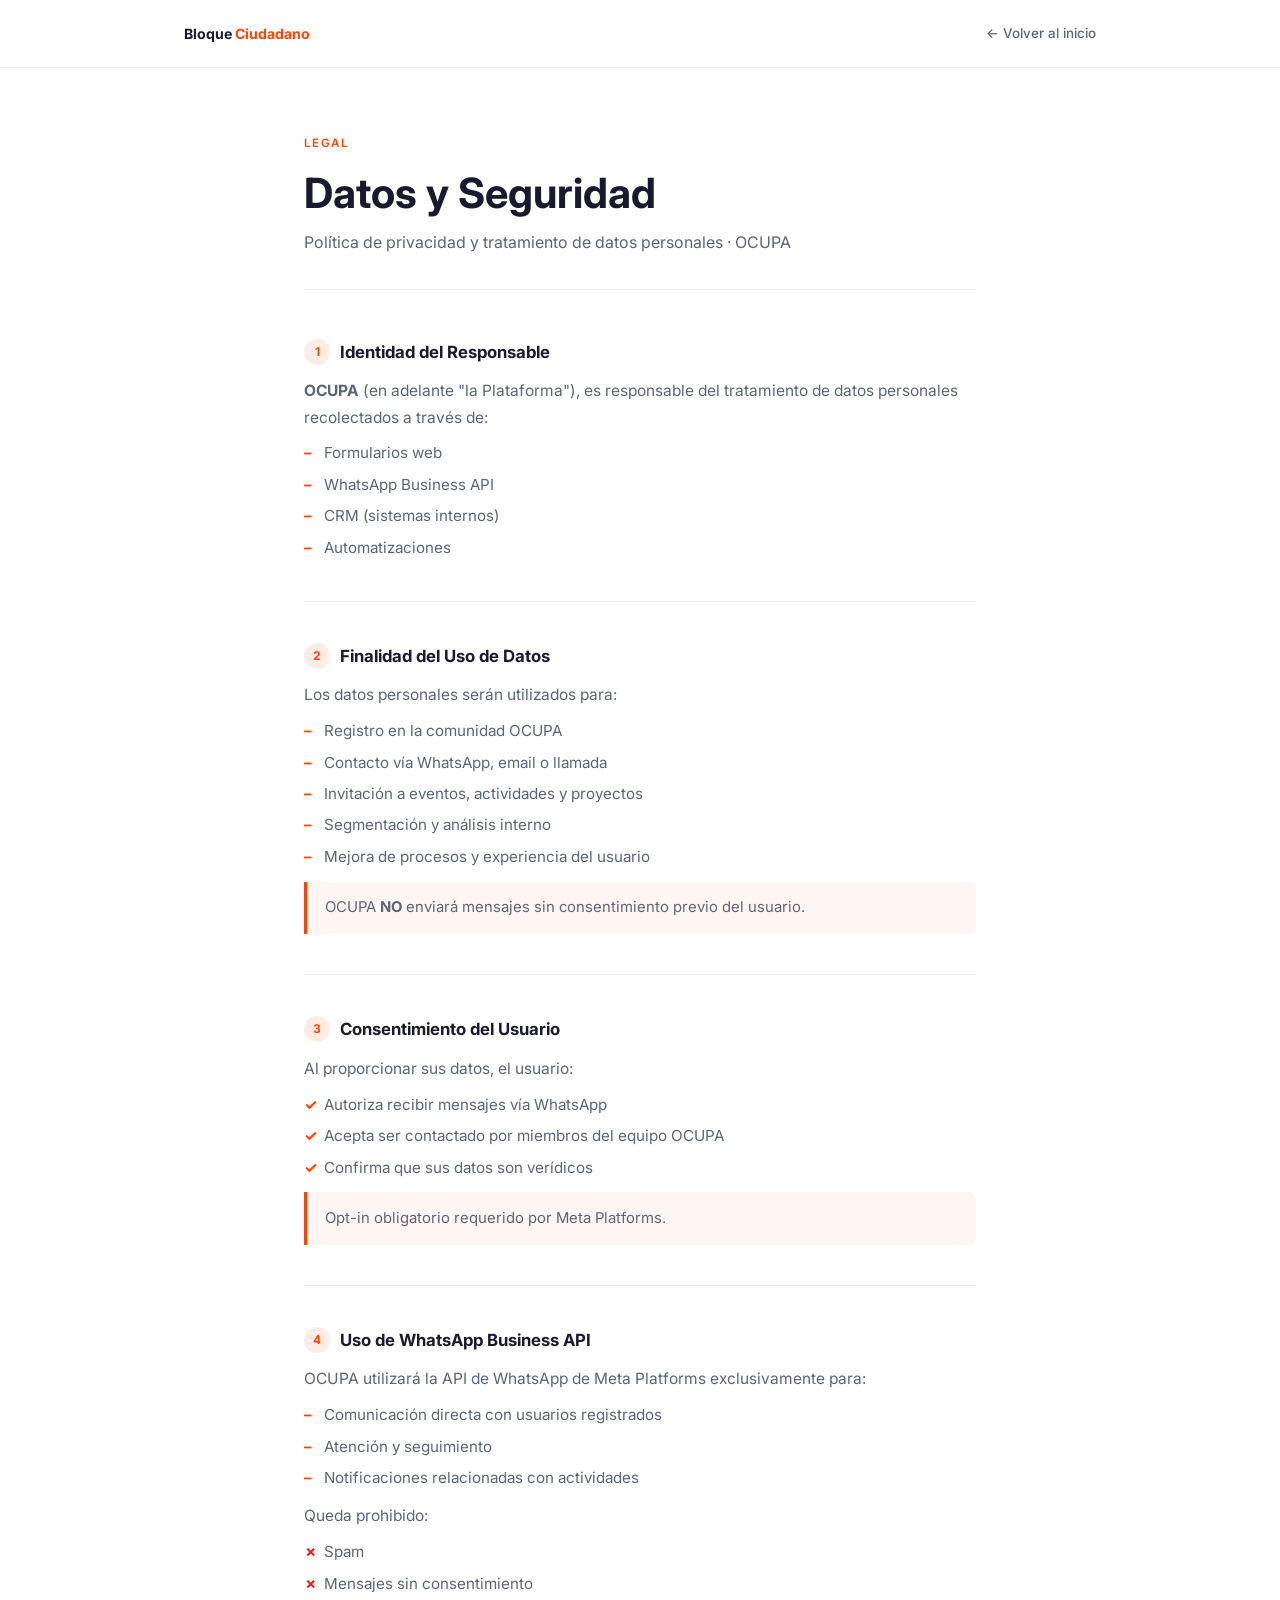
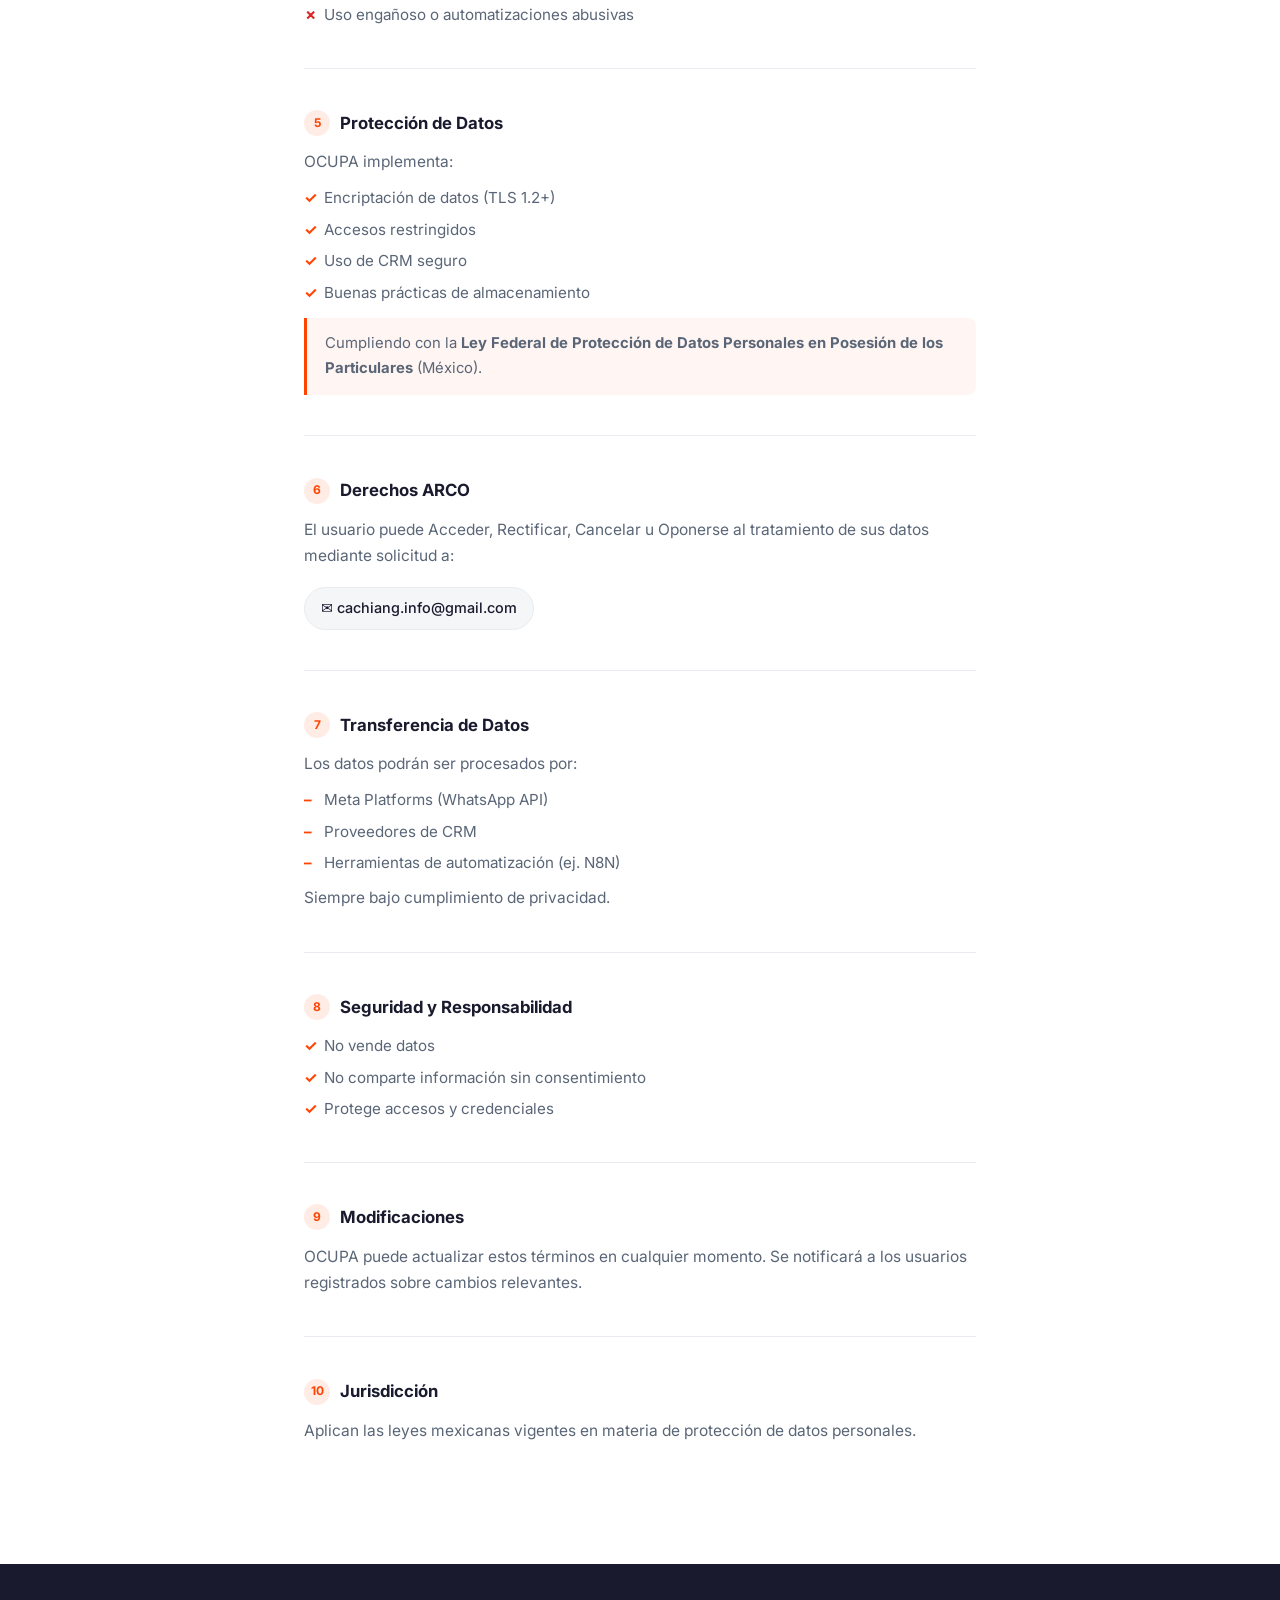
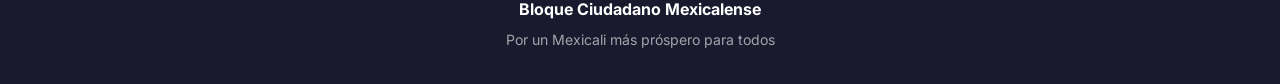
<file: privacidad.html>
<!DOCTYPE html>
<html lang="es">
<head>
  <meta charset="UTF-8" />
  <meta name="viewport" content="width=device-width, initial-scale=1.0" />
  <title>Datos y Seguridad — Bloque Ciudadano Mexicalense</title>
  <meta name="description" content="Política de privacidad y seguridad de datos de OCUPA." />

  <link rel="preconnect" href="https://fonts.googleapis.com" />
  <link rel="preconnect" href="https://fonts.gstatic.com" crossorigin />
  <link href="https://fonts.googleapis.com/css2?family=Inter:wght@300;400;500;600;700&display=swap" rel="stylesheet" />

  <style>
    *, *::before, *::after { box-sizing: border-box; margin: 0; padding: 0; }

    :root {
      --white:   #FFFFFF;
      --gray:    #BFC9D1;
      --gray-lt: #F4F6F8;
      --gray-md: #E8ECF0;
      --text:    #1A1A2E;
      --text-sm: #5A6677;
      --orange:  #FF4400;
      --nav-h:   68px;
    }

    html { scroll-behavior: smooth; }

    body {
      font-family: 'Inter', system-ui, sans-serif;
      background: var(--white);
      color: var(--text);
      line-height: 1.7;
      -webkit-font-smoothing: antialiased;
    }

    a { text-decoration: none; color: inherit; }

    /* ── Navbar ── */
    nav {
      position: fixed;
      top: 0; left: 0; right: 0;
      z-index: 100;
      height: var(--nav-h);
      background: rgba(255,255,255,0.92);
      backdrop-filter: blur(12px);
      border-bottom: 1px solid var(--gray-md);
    }

    .nav-inner {
      max-width: 960px;
      margin-inline: auto;
      padding-inline: 1.5rem;
      height: 100%;
      display: flex;
      align-items: center;
      justify-content: space-between;
    }

    .nav-logo {
      font-size: .88rem;
      font-weight: 700;
      color: var(--text);
    }

    .nav-logo span { color: var(--orange); }

    .nav-back {
      font-size: .84rem;
      font-weight: 500;
      color: var(--text-sm);
      display: flex;
      align-items: center;
      gap: .4rem;
      transition: color .2s;
    }

    .nav-back:hover { color: var(--orange); }

    /* ── Layout ── */
    .page {
      max-width: 720px;
      margin-inline: auto;
      padding: calc(var(--nav-h) + 60px) 1.5rem 80px;
    }

    /* ── Header ── */
    .page-tag {
      display: inline-block;
      font-size: .72rem;
      font-weight: 600;
      letter-spacing: .12em;
      text-transform: uppercase;
      color: var(--orange);
      margin-bottom: 1rem;
    }

    .page-title {
      font-size: clamp(1.8rem, 5vw, 2.6rem);
      font-weight: 700;
      line-height: 1.15;
      margin-bottom: .75rem;
    }

    .page-subtitle {
      font-size: 1rem;
      color: var(--text-sm);
      margin-bottom: 3rem;
      padding-bottom: 2rem;
      border-bottom: 1px solid var(--gray-md);
    }

    /* ── Sections ── */
    .policy-section {
      margin-bottom: 2.5rem;
    }

    .policy-section h2 {
      font-size: 1.05rem;
      font-weight: 700;
      color: var(--text);
      margin-bottom: .75rem;
      display: flex;
      align-items: center;
      gap: .6rem;
    }

    .policy-section h2 .num {
      display: inline-flex;
      align-items: center;
      justify-content: center;
      width: 26px;
      height: 26px;
      background: rgba(255,68,0,.1);
      color: var(--orange);
      font-size: .75rem;
      font-weight: 700;
      border-radius: 50%;
      flex-shrink: 0;
    }

    .policy-section p {
      font-size: .97rem;
      color: var(--text-sm);
      margin-bottom: .6rem;
    }

    .policy-section ul {
      list-style: none;
      margin-top: .5rem;
      display: flex;
      flex-direction: column;
      gap: .35rem;
    }

    .policy-section ul li {
      font-size: .95rem;
      color: var(--text-sm);
      padding-left: 1.25rem;
      position: relative;
    }

    .policy-section ul li::before {
      content: '–';
      position: absolute;
      left: 0;
      color: var(--orange);
      font-weight: 700;
    }

    .policy-section ul.check li::before { content: '✓'; }
    .policy-section ul.cross li::before { content: '✗'; color: #dc2626; }

    .highlight-box {
      background: rgba(255,68,0,.05);
      border-left: 3px solid var(--orange);
      border-radius: 0 8px 8px 0;
      padding: .85rem 1.1rem;
      margin-top: .75rem;
      font-size: .93rem;
      color: var(--text-sm);
    }

    .divider {
      border: none;
      border-top: 1px solid var(--gray-md);
      margin-block: 2.5rem;
    }

    .contact-chip {
      display: inline-flex;
      align-items: center;
      gap: .5rem;
      background: var(--gray-lt);
      border: 1px solid var(--gray-md);
      border-radius: 99px;
      padding: .5rem 1rem;
      font-size: .9rem;
      font-weight: 500;
      color: var(--text);
      margin-top: .5rem;
      transition: background .2s;
    }

    .contact-chip:hover { background: var(--gray-md); }

    /* ── Footer ── */
    footer {
      background: var(--text);
      color: rgba(255,255,255,.6);
      text-align: center;
      padding-block: 2rem;
      font-size: .88rem;
    }

    footer strong {
      display: block;
      color: var(--white);
      font-size: 1rem;
      margin-bottom: .3rem;
    }
  </style>
</head>

<body>

  <nav>
    <div class="nav-inner">
      <a href="index.html" class="nav-logo">Bloque <span>Ciudadano</span></a>
      <a href="index.html" class="nav-back">
        ← Volver al inicio
      </a>
    </div>
  </nav>

  <main class="page">

    <span class="page-tag">Legal</span>
    <h1 class="page-title">Datos y Seguridad</h1>
    <p class="page-subtitle">Política de privacidad y tratamiento de datos personales · OCUPA</p>

    <!-- 1 -->
    <div class="policy-section">
      <h2><span class="num">1</span>Identidad del Responsable</h2>
      <p><strong>OCUPA</strong> (en adelante "la Plataforma"), es responsable del tratamiento de datos personales recolectados a través de:</p>
      <ul>
        <li>Formularios web</li>
        <li>WhatsApp Business API</li>
        <li>CRM (sistemas internos)</li>
        <li>Automatizaciones</li>
      </ul>
    </div>

    <hr class="divider" />

    <!-- 2 -->
    <div class="policy-section">
      <h2><span class="num">2</span>Finalidad del Uso de Datos</h2>
      <p>Los datos personales serán utilizados para:</p>
      <ul>
        <li>Registro en la comunidad OCUPA</li>
        <li>Contacto vía WhatsApp, email o llamada</li>
        <li>Invitación a eventos, actividades y proyectos</li>
        <li>Segmentación y análisis interno</li>
        <li>Mejora de procesos y experiencia del usuario</li>
      </ul>
      <div class="highlight-box">
        OCUPA <strong>NO</strong> enviará mensajes sin consentimiento previo del usuario.
      </div>
    </div>

    <hr class="divider" />

    <!-- 3 -->
    <div class="policy-section">
      <h2><span class="num">3</span>Consentimiento del Usuario</h2>
      <p>Al proporcionar sus datos, el usuario:</p>
      <ul class="check">
        <li>Autoriza recibir mensajes vía WhatsApp</li>
        <li>Acepta ser contactado por miembros del equipo OCUPA</li>
        <li>Confirma que sus datos son verídicos</li>
      </ul>
      <div class="highlight-box">
        Opt-in obligatorio requerido por Meta Platforms.
      </div>
    </div>

    <hr class="divider" />

    <!-- 4 -->
    <div class="policy-section">
      <h2><span class="num">4</span>Uso de WhatsApp Business API</h2>
      <p>OCUPA utilizará la API de WhatsApp de Meta Platforms exclusivamente para:</p>
      <ul>
        <li>Comunicación directa con usuarios registrados</li>
        <li>Atención y seguimiento</li>
        <li>Notificaciones relacionadas con actividades</li>
      </ul>
      <p style="margin-top:.75rem">Queda prohibido:</p>
      <ul class="cross">
        <li>Spam</li>
        <li>Mensajes sin consentimiento</li>
        <li>Uso engañoso o automatizaciones abusivas</li>
      </ul>
    </div>

    <hr class="divider" />

    <!-- 5 -->
    <div class="policy-section">
      <h2><span class="num">5</span>Protección de Datos</h2>
      <p>OCUPA implementa:</p>
      <ul class="check">
        <li>Encriptación de datos (TLS 1.2+)</li>
        <li>Accesos restringidos</li>
        <li>Uso de CRM seguro</li>
        <li>Buenas prácticas de almacenamiento</li>
      </ul>
      <div class="highlight-box">
        Cumpliendo con la <strong>Ley Federal de Protección de Datos Personales en Posesión de los Particulares</strong> (México).
      </div>
    </div>

    <hr class="divider" />

    <!-- 6 -->
    <div class="policy-section">
      <h2><span class="num">6</span>Derechos ARCO</h2>
      <p>El usuario puede Acceder, Rectificar, Cancelar u Oponerse al tratamiento de sus datos mediante solicitud a:</p>
      <a href="mailto:cachiang.info@gmail.com" class="contact-chip">
        ✉ cachiang.info@gmail.com
      </a>
    </div>

    <hr class="divider" />

    <!-- 7 -->
    <div class="policy-section">
      <h2><span class="num">7</span>Transferencia de Datos</h2>
      <p>Los datos podrán ser procesados por:</p>
      <ul>
        <li>Meta Platforms (WhatsApp API)</li>
        <li>Proveedores de CRM</li>
        <li>Herramientas de automatización (ej. N8N)</li>
      </ul>
      <p style="margin-top:.6rem">Siempre bajo cumplimiento de privacidad.</p>
    </div>

    <hr class="divider" />

    <!-- 8 -->
    <div class="policy-section">
      <h2><span class="num">8</span>Seguridad y Responsabilidad</h2>
      <ul class="check">
        <li>No vende datos</li>
        <li>No comparte información sin consentimiento</li>
        <li>Protege accesos y credenciales</li>
      </ul>
    </div>

    <hr class="divider" />

    <!-- 9 -->
    <div class="policy-section">
      <h2><span class="num">9</span>Modificaciones</h2>
      <p>OCUPA puede actualizar estos términos en cualquier momento. Se notificará a los usuarios registrados sobre cambios relevantes.</p>
    </div>

    <hr class="divider" />

    <!-- 10 -->
    <div class="policy-section">
      <h2><span class="num">10</span>Jurisdicción</h2>
      <p>Aplican las leyes mexicanas vigentes en materia de protección de datos personales.</p>
    </div>

  </main>

  <footer>
    <div style="max-width:960px;margin-inline:auto;padding-inline:1.5rem">
      <strong>Bloque Ciudadano Mexicalense</strong>
      Por un Mexicali más próspero para todos
    </div>
  </footer>

</body>
</html>
</file>
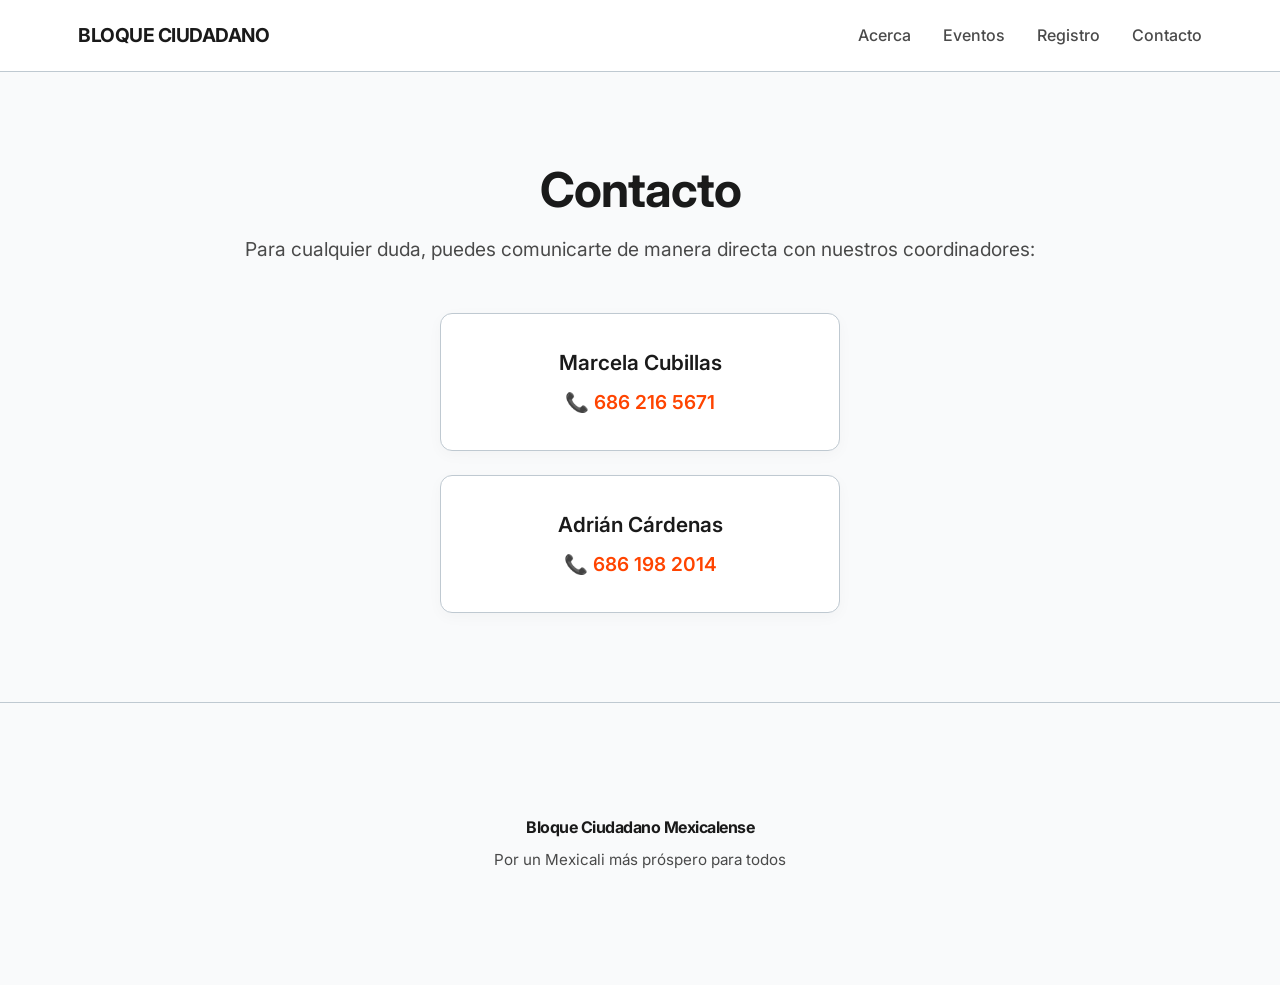
<file: pages/contacto.html>
<!DOCTYPE html>
<html lang="es">
<head>
  <meta charset="UTF-8">
  <meta name="viewport" content="width=device-width, initial-scale=1.0">
  <title>Contacto - Bloque Ciudadano Mexicalense</title>
  <link rel="stylesheet" href="../css/index.css">
  <script type="module" src="../js/components.js"></script>
</head>
<body>

  <app-navbar is-subpage></app-navbar>

  <main style="min-height: 70vh; display: flex; align-items: center; justify-content: center; background-color: var(--color-bg-light);">
    <section class="container text-center" style="padding: 4rem 1rem;">
      <h1 style="font-size: 3rem; letter-spacing: -1px;">Contacto</h1>
      <p style="margin-bottom: 3rem; font-size: 1.2rem;">Para cualquier duda, puedes comunicarte de manera directa con nuestros coordinadores:</p>
      
      <div style="display: flex; flex-direction: column; gap: 1.5rem; max-width: 400px; margin: 0 auto;">
        <!-- Card Marcela -->
        <div style="padding: 2rem; background: #FFF; border-radius: 12px; border: 1px solid var(--color-secondary); box-shadow: 0 4px 15px rgba(0,0,0,0.03);">
          <p style="margin: 0; font-weight: 600; color: var(--color-text-dark); font-size: 1.3rem;">Marcela Cubillas</p>
          <a href="tel:6862165671" style="color: var(--color-accent); font-weight: 600; text-decoration: none; font-size: 1.2rem; display: inline-block; margin-top: 0.5rem; transition: all 0.2s;">📞 686 216 5671</a>
        </div>
        
        <!-- Card Adrián -->
        <div style="padding: 2rem; background: #FFF; border-radius: 12px; border: 1px solid var(--color-secondary); box-shadow: 0 4px 15px rgba(0,0,0,0.03);">
          <p style="margin: 0; font-weight: 600; color: var(--color-text-dark); font-size: 1.3rem;">Adrián Cárdenas</p>
          <a href="tel:6861982014" style="color: var(--color-accent); font-weight: 600; text-decoration: none; font-size: 1.2rem; display: inline-block; margin-top: 0.5rem; transition: all 0.2s;">📞 686 198 2014</a>
        </div>
      </div>
    </section>
  </main>

  <app-footer></app-footer>

</body>
</html>
</file>
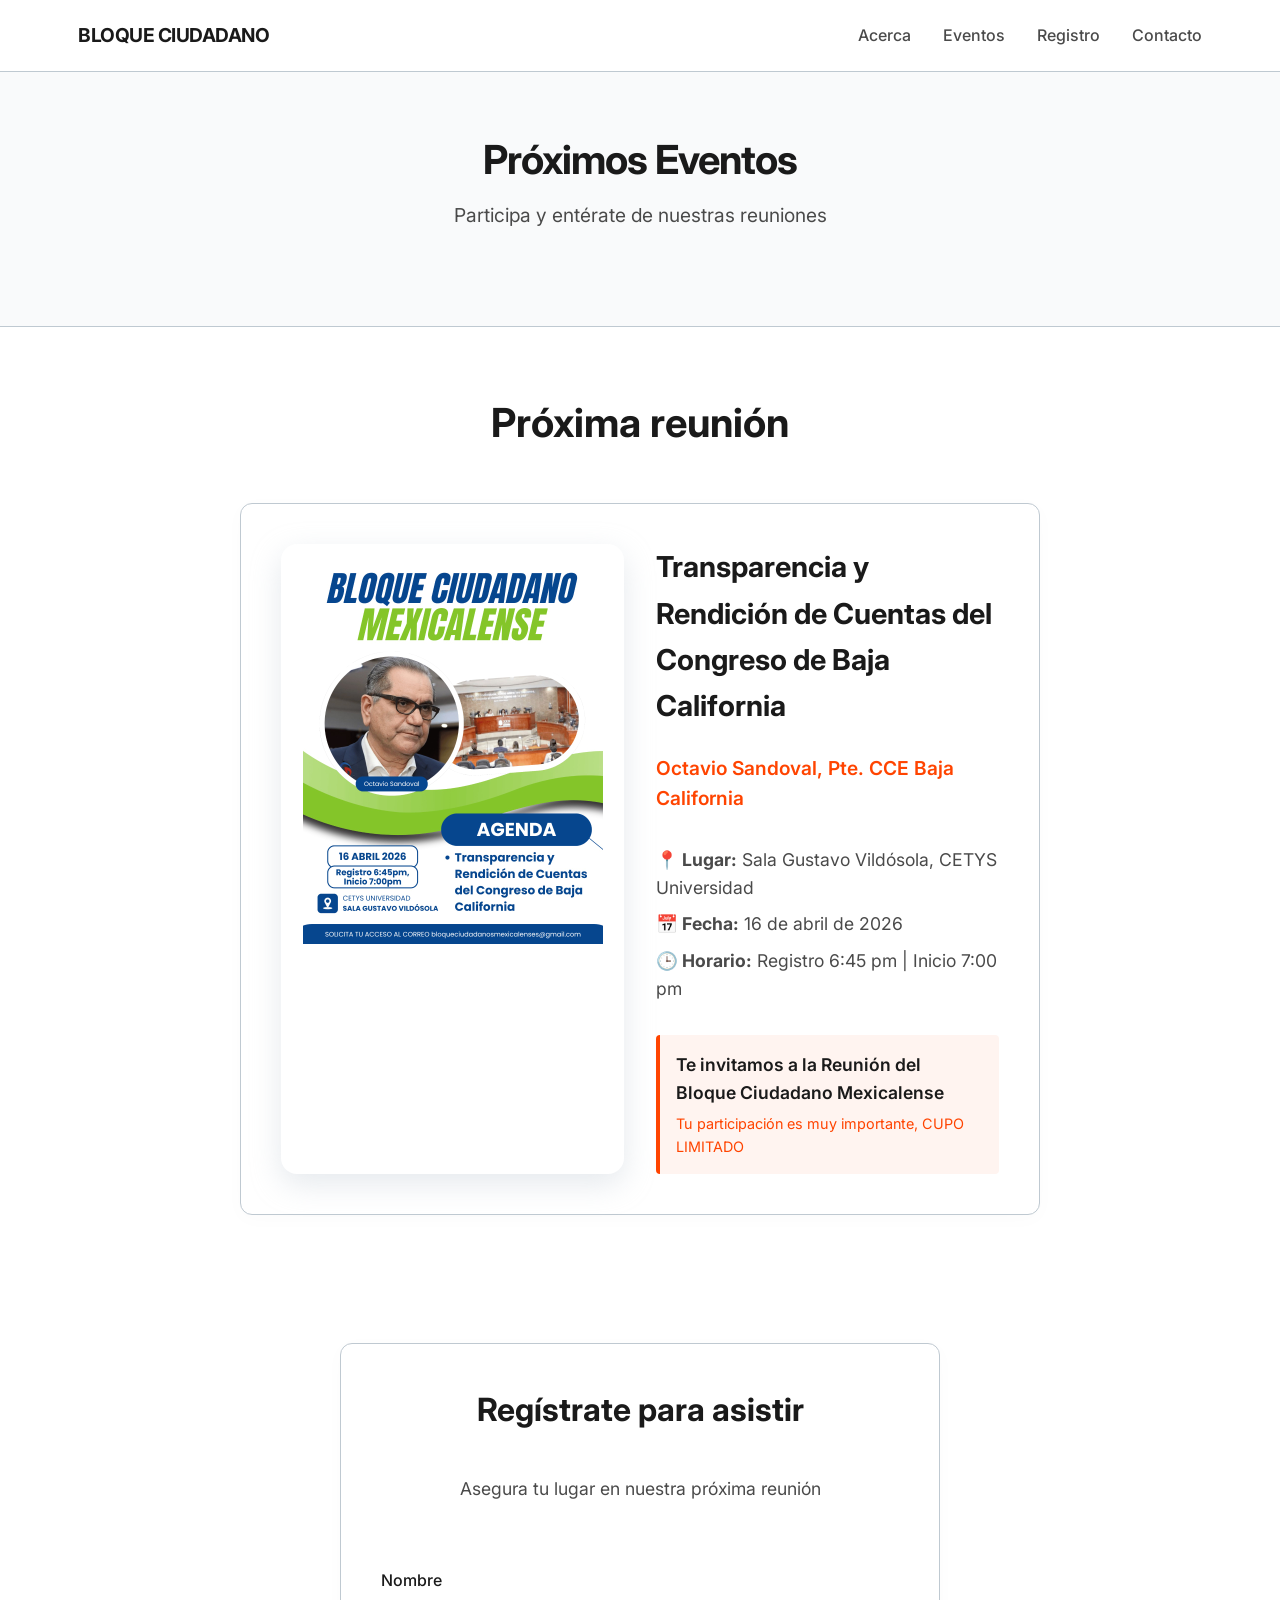
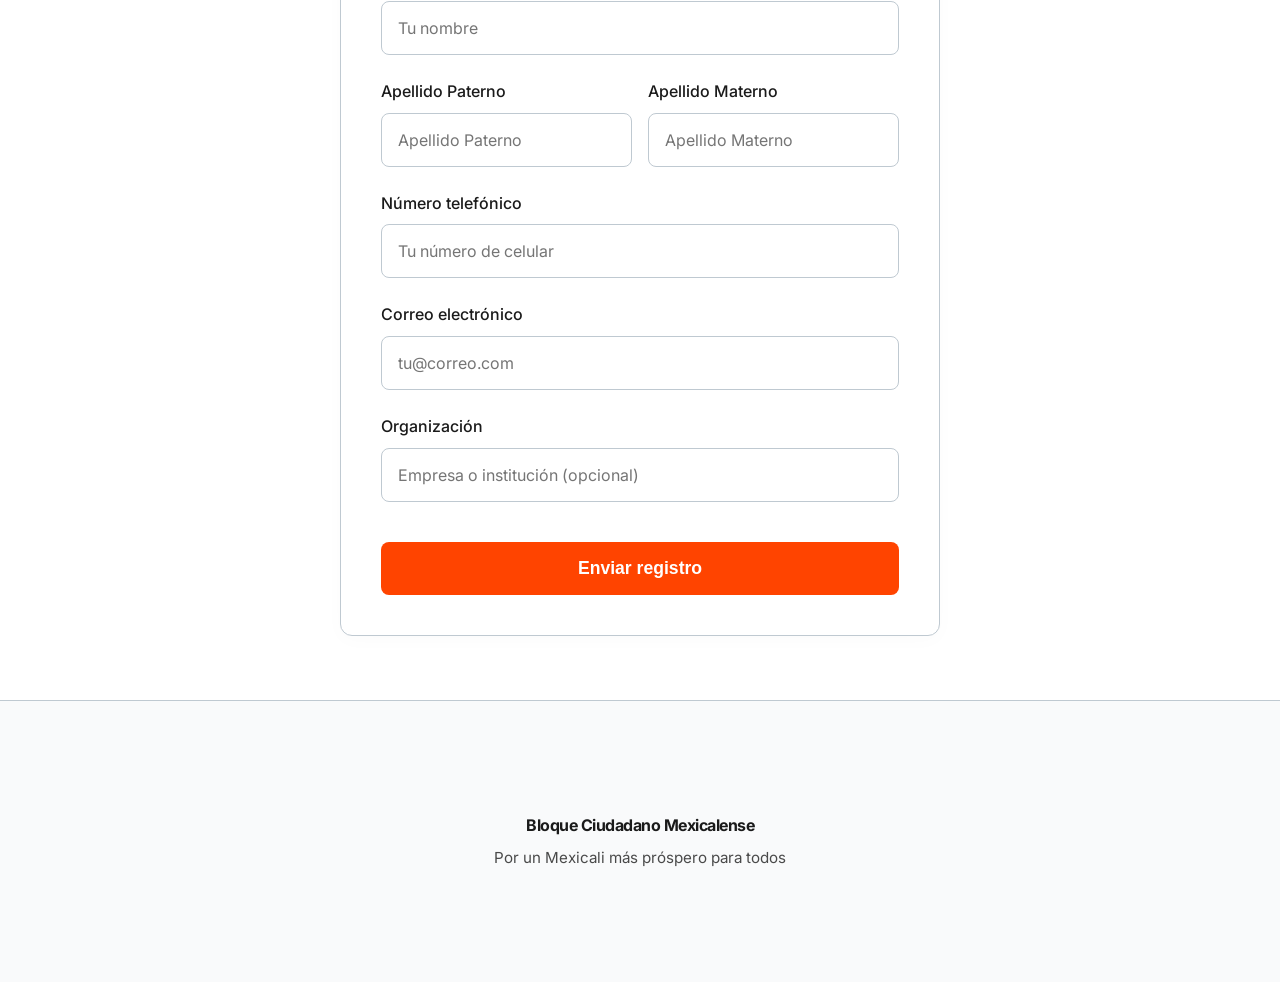
<file: pages/eventos.html>
<!DOCTYPE html>
<html lang="es">
<head>
  <meta charset="UTF-8">
  <meta name="viewport" content="width=device-width, initial-scale=1.0">
  <title>Eventos - Bloque Ciudadano Mexicalense</title>
  <link rel="stylesheet" href="../css/index.css">
  <script type="module" src="../js/components.js"></script>
</head>
<body>

  <app-navbar is-subpage></app-navbar>

  <main>
    <section class="hero text-center" style="padding: 4rem 1rem;">
      <div class="container" style="padding: 0;">
        <h1 style="font-size: 2.5rem; letter-spacing: -1px;">Próximos Eventos</h1>
        <p style="font-size: 1.2rem; color: var(--color-text-light);">Participa y entérate de nuestras reuniones</p>
      </div>
    </section>

    <section class="container">
      <h2 class="text-center" style="margin-bottom: 3rem; font-size: 2.5rem;">Próxima reunión</h2>
      
      <div class="card card-horizontal">
        <div class="event-img-container" style="margin: 0; align-self: stretch;">
          <img src="../octavio_bloque_nuevo.jpeg" alt="Octavio Sandoval - Ponente" style="border-radius: 8px;">
        </div>
        <div class="event-info">
          <h3 style="font-size: 1.8rem; margin-bottom: 1.5rem; color: var(--color-text-dark);">Transparencia y Rendición de Cuentas del Congreso de Baja California</h3>
          <p style="font-weight: 600; color: var(--color-accent); font-size: 1.2rem; margin-bottom: 2rem;">Octavio Sandoval, Pte. CCE Baja California</p>
          
          <div style="margin-bottom: 2rem;">
            <p><strong>📍 Lugar:</strong> Sala Gustavo Vildósola, CETYS Universidad</p>
            <p><strong>📅 Fecha:</strong> 16 de abril de 2026</p>
            <p><strong>🕒 Horario:</strong> Registro 6:45 pm | Inicio 7:00 pm</p>
          </div>
          
          <div style="background-color: #FFF4F0; border-left: 4px solid var(--color-accent); padding: 1rem; border-radius: 4px;">
            <p style="margin: 0; color: var(--color-text-dark); font-weight: 600;">Te invitamos a la Reunión del Bloque Ciudadano Mexicalense</p>
            <p style="margin: 0; color: var(--color-accent); font-size: 0.9rem; margin-top: 5px;">Tu participación es muy importante, CUPO LIMITADO</p>
          </div>
        </div>
      </div>
    </section>

    <div class="spacer"></div>

    <!-- FORMULARIO REGISTRO -->
    <section class="container" style="padding-top: 0">
      <div class="card" style="max-width: 600px;">
        <h2 class="text-center" style="margin-bottom: 0.5rem;">Regístrate para asistir</h2>
        <p class="text-center" style="margin-bottom: 2rem;">Asegura tu lugar en nuestra próxima reunión</p>
        
        <form action="https://script.google.com/macros/s/AKfycbzaaZAtEjBID88ZsGJTFNTYRCnkMXAIk7_XdhCHYcvsq-Zih7s_VeKC6Qd6PewIOWtz/exec" method="POST" id="registro-form">
          <div class="form-group">
            <label for="nombre">Nombre</label>
            <input type="text" id="nombre" name="nombre" class="form-control" required placeholder="Tu nombre">
          </div>
          
          <div style="display: grid; grid-template-columns: 1fr 1fr; gap: 1rem; margin-bottom: 1.5rem;">
            <div class="form-group" style="margin-bottom: 0;">
              <label for="apaterno">Apellido Paterno</label>
              <input type="text" id="apaterno" name="apaterno" class="form-control" required placeholder="Apellido Paterno">
            </div>
            <div class="form-group" style="margin-bottom: 0;">
              <label for="amaterno">Apellido Materno</label>
              <input type="text" id="amaterno" name="amaterno" class="form-control" placeholder="Apellido Materno">
            </div>
          </div>

          <div class="form-group">
            <label for="numero">Número telefónico</label>
            <input type="tel" id="numero" name="numero" class="form-control" required placeholder="Tu número de celular">
          </div>

          <div class="form-group">
            <label for="correo">Correo electrónico</label>
            <input type="email" id="correo" name="correo" class="form-control" required placeholder="tu@correo.com">
          </div>

          <div class="form-group">
            <label for="organizacion">Organización</label>
            <input type="text" id="organizacion" name="organizacion" class="form-control" placeholder="Empresa o institución (opcional)">
          </div>

          <button type="submit" class="btn" style="width: 100%; margin-top: 1rem;">Enviar registro</button>
        </form>
      </div>
    </section>
  </main>

  <app-footer></app-footer>

</body>
</html>
</file>
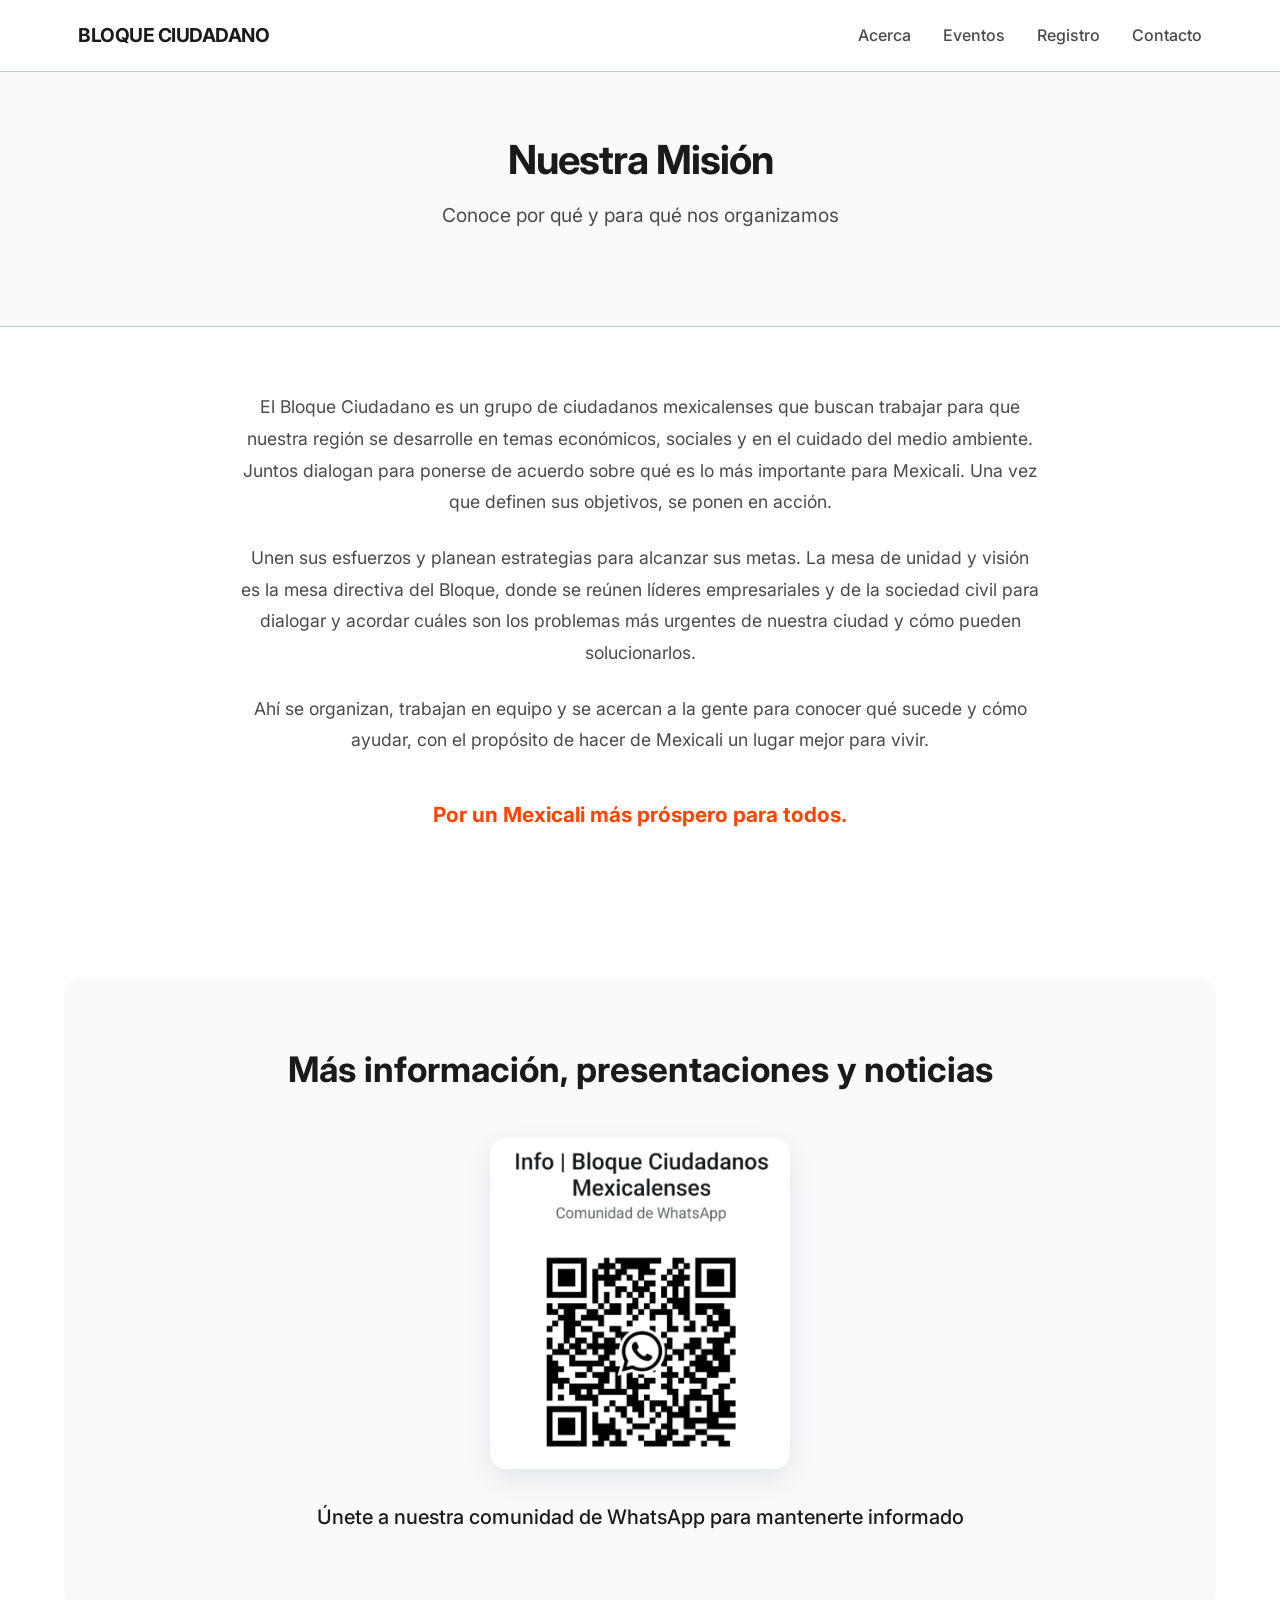
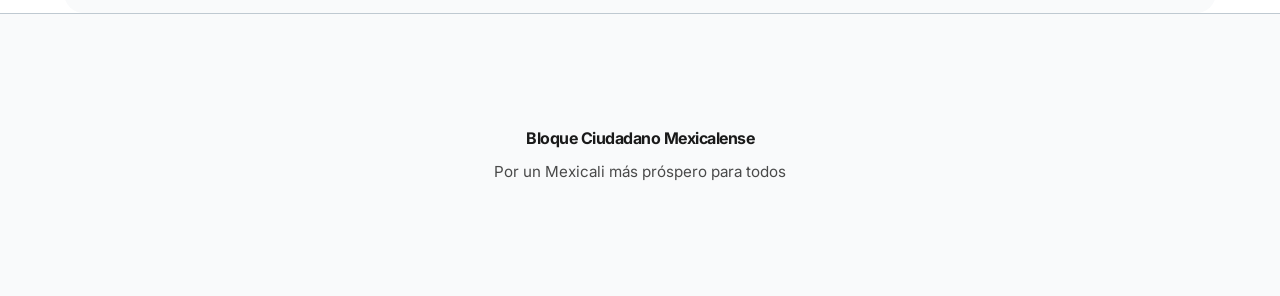
<file: pages/informacion.html>
<!DOCTYPE html>
<html lang="es">
<head>
  <meta charset="UTF-8">
  <meta name="viewport" content="width=device-width, initial-scale=1.0">
  <title>Sobre Nosotros - Bloque Ciudadano Mexicalense</title>
  <link rel="stylesheet" href="../css/index.css">
  <script type="module" src="../js/components.js"></script>
</head>
<body>

  <app-navbar is-subpage></app-navbar>

  <main>
    <section class="hero text-center" style="padding: 4rem 1rem;">
      <div class="container" style="padding: 0;">
        <h1 style="font-size: 2.5rem; letter-spacing: -1px;">Nuestra Misión</h1>
        <p style="font-size: 1.2rem; color: var(--color-text-light);">Conoce por qué y para qué nos organizamos</p>
      </div>
    </section>

    <!-- DESCRIPCIÓN SECTION -->
    <section class="container text-center">
      <div class="description-text">
        <p>El Bloque Ciudadano es un grupo de ciudadanos mexicalenses que buscan trabajar para que nuestra región se desarrolle en temas económicos, sociales y en el cuidado del medio ambiente. Juntos dialogan para ponerse de acuerdo sobre qué es lo más importante para Mexicali. Una vez que definen sus objetivos, se ponen en acción.</p>
        <p style="margin-top: 1.5rem;">Unen sus esfuerzos y planean estrategias para alcanzar sus metas. La mesa de unidad y visión es la mesa directiva del Bloque, donde se reúnen líderes empresariales y de la sociedad civil para dialogar y acordar cuáles son los problemas más urgentes de nuestra ciudad y cómo pueden solucionarlos.</p>
        <p style="margin-top: 1.5rem;">Ahí se organizan, trabajan en equipo y se acercan a la gente para conocer qué sucede y cómo ayudar, con el propósito de hacer de Mexicali un lugar mejor para vivir.</p>
        <p style="font-weight: 700; font-size: 1.3rem; margin-top: 2.5rem; color: var(--color-accent);">Por un Mexicali más próspero para todos.</p>
      </div>
    </section>

    <div class="spacer"></div>

    <!-- CÓDIGO QR -->
    <section class="container text-center" style="background-color: var(--color-bg-light); border-radius: 20px; padding: 4rem 2rem;">
      <h2 style="font-size: 2.2rem; margin-bottom: 2.5rem;">Más información, presentaciones y noticias</h2>
      <div class="qr-container">
        <img src="../qr_bloque_watts.png" alt="Código QR Bloque Ciudadano" loading="lazy">
      </div>
      <p style="font-size: 1.25rem; font-weight: 500; color: var(--color-text-dark); margin-top: 1.5rem;">Únete a nuestra comunidad de WhatsApp para mantenerte informado</p>
    </section>
  </main>

  <app-footer></app-footer>

</body>
</html>
</file>
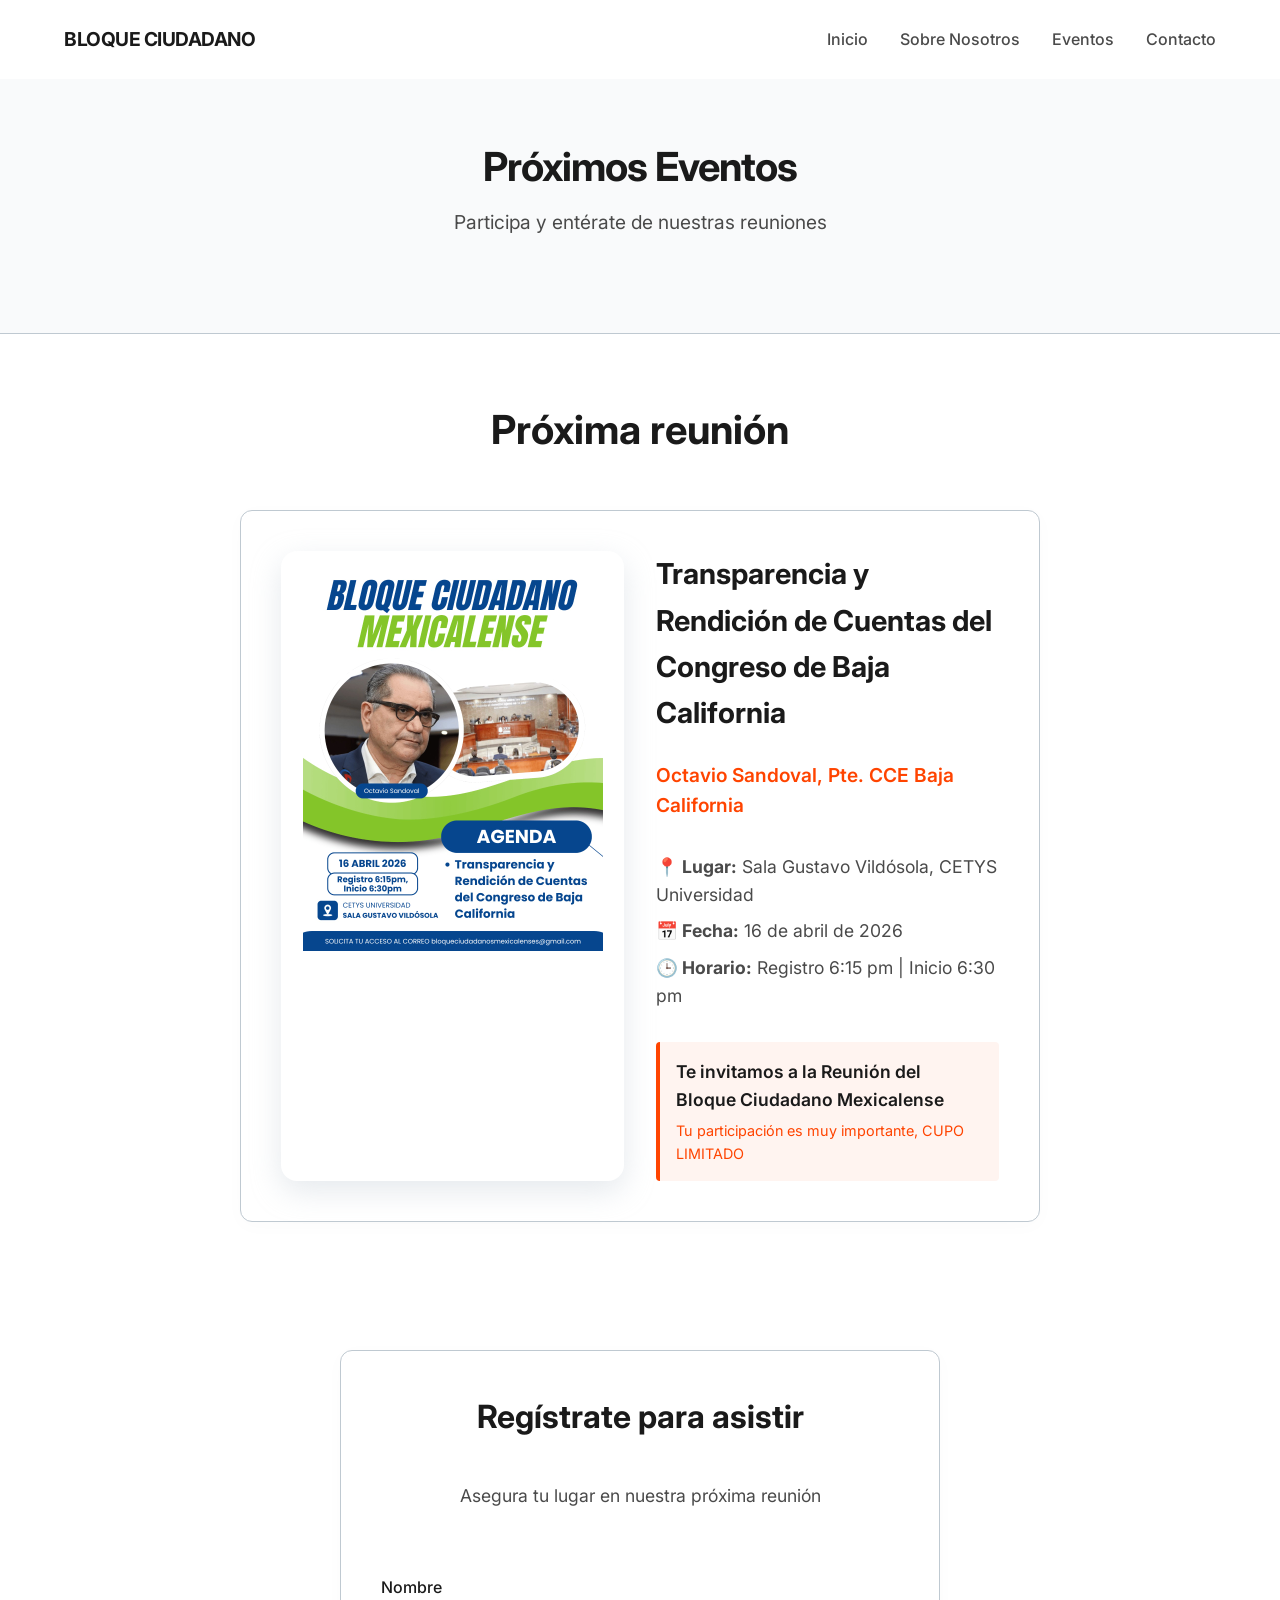
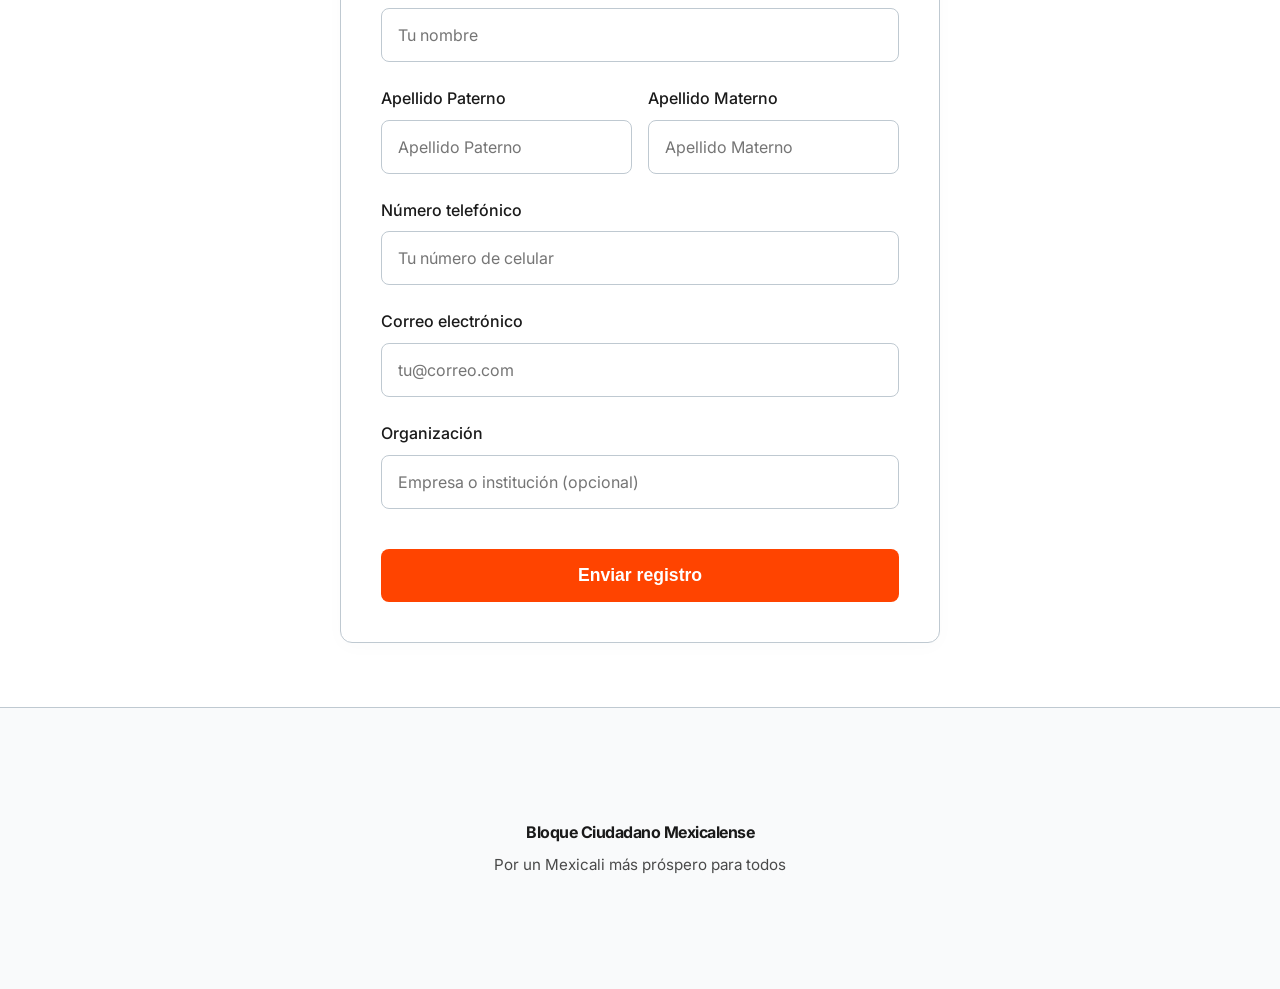
<file: bloque invitacion/pages/eventos.html>
<!DOCTYPE html>
<html lang="es">
<head>
  <meta charset="UTF-8">
  <meta name="viewport" content="width=device-width, initial-scale=1.0">
  <title>Eventos - Bloque Ciudadano Mexicalense</title>
  <link rel="stylesheet" href="../css/index.css">
  <script type="module" src="../js/components.js"></script>
</head>
<body>

  <app-navbar is-subpage></app-navbar>

  <main>
    <section class="hero text-center" style="padding: 4rem 1rem;">
      <div class="container" style="padding: 0;">
        <h1 style="font-size: 2.5rem; letter-spacing: -1px;">Próximos Eventos</h1>
        <p style="font-size: 1.2rem; color: var(--color-text-light);">Participa y entérate de nuestras reuniones</p>
      </div>
    </section>

    <section class="container">
      <h2 class="text-center" style="margin-bottom: 3rem; font-size: 2.5rem;">Próxima reunión</h2>
      
      <div class="card card-horizontal">
        <div class="event-img-container" style="margin: 0; align-self: stretch;">
          <img src="../octavio_bloque.jpeg" alt="Octavio Sandoval - Ponente" style="border-radius: 8px;">
        </div>
        <div class="event-info">
          <h3 style="font-size: 1.8rem; margin-bottom: 1.5rem; color: var(--color-text-dark);">Transparencia y Rendición de Cuentas del Congreso de Baja California</h3>
          <p style="font-weight: 600; color: var(--color-accent); font-size: 1.2rem; margin-bottom: 2rem;">Octavio Sandoval, Pte. CCE Baja California</p>
          
          <div style="margin-bottom: 2rem;">
            <p><strong>📍 Lugar:</strong> Sala Gustavo Vildósola, CETYS Universidad</p>
            <p><strong>📅 Fecha:</strong> 16 de abril de 2026</p>
            <p><strong>🕒 Horario:</strong> Registro 6:15 pm | Inicio 6:30 pm</p>
          </div>
          
          <div style="background-color: #FFF4F0; border-left: 4px solid var(--color-accent); padding: 1rem; border-radius: 4px;">
            <p style="margin: 0; color: var(--color-text-dark); font-weight: 600;">Te invitamos a la Reunión del Bloque Ciudadano Mexicalense</p>
            <p style="margin: 0; color: var(--color-accent); font-size: 0.9rem; margin-top: 5px;">Tu participación es muy importante, CUPO LIMITADO</p>
          </div>
        </div>
      </div>
    </section>

    <div class="spacer"></div>

    <!-- FORMULARIO REGISTRO -->
    <section class="container" style="padding-top: 0">
      <div class="card" style="max-width: 600px;">
        <h2 class="text-center" style="margin-bottom: 0.5rem;">Regístrate para asistir</h2>
        <p class="text-center" style="margin-bottom: 2rem;">Asegura tu lugar en nuestra próxima reunión</p>
        
        <form action="#" method="POST" id="registro-form">
          <div class="form-group">
            <label for="nombre">Nombre</label>
            <input type="text" id="nombre" name="nombre" class="form-control" required placeholder="Tu nombre">
          </div>
          
          <div style="display: grid; grid-template-columns: 1fr 1fr; gap: 1rem; margin-bottom: 1.5rem;">
            <div class="form-group" style="margin-bottom: 0;">
              <label for="apaterno">Apellido Paterno</label>
              <input type="text" id="apaterno" name="apaterno" class="form-control" required placeholder="Apellido Paterno">
            </div>
            <div class="form-group" style="margin-bottom: 0;">
              <label for="amaterno">Apellido Materno</label>
              <input type="text" id="amaterno" name="amaterno" class="form-control" placeholder="Apellido Materno">
            </div>
          </div>

          <div class="form-group">
            <label for="numero">Número telefónico</label>
            <input type="tel" id="numero" name="numero" class="form-control" required placeholder="Tu número de celular">
          </div>

          <div class="form-group">
            <label for="correo">Correo electrónico</label>
            <input type="email" id="correo" name="correo" class="form-control" required placeholder="tu@correo.com">
          </div>

          <div class="form-group">
            <label for="organizacion">Organización</label>
            <input type="text" id="organizacion" name="organizacion" class="form-control" placeholder="Empresa o institución (opcional)">
          </div>

          <button type="submit" class="btn" style="width: 100%; margin-top: 1rem;">Enviar registro</button>
        </form>
      </div>
    </section>
  </main>

  <app-footer></app-footer>

</body>
</html>
</file>
<file: bloque invitacion/css/index.css>
@import url('https://fonts.googleapis.com/css2?family=Inter:wght@300;400;500;600;700&display=swap');

:root {
  --color-primary: #FFFFFF;
  --color-secondary: #BFC9D1;
  --color-accent: #FF4400;
  --color-accent-hover: #E63D00;
  --color-text-dark: #1A1A1A;
  --color-text-light: #4A4A4A;
  --color-bg-light: #F9FAFB;
  --font-main: 'Inter', sans-serif;
  --border-radius: 8px;
  --transition: all 0.3s ease;
}

* {
  margin: 0;
  padding: 0;
  box-sizing: border-box;
}

body {
  font-family: var(--font-main);
  background-color: var(--color-primary);
  color: var(--color-text-dark);
  line-height: 1.6;
  -webkit-font-smoothing: antialiased;
}

h1, h2, h3, h4 {
  font-weight: 700;
  color: var(--color-text-dark);
  margin-bottom: 1rem;
}

h1 { font-size: 2.5rem; line-height: 1.2; }
h2 { font-size: 2rem; margin-bottom: 1.5rem; }
p { color: var(--color-text-light); margin-bottom: 1rem; font-size: 1.1rem; }

/* Utilities */
.container {
  width: 90%;
  max-width: 1200px;
  margin: 0 auto;
  padding: 4rem 0;
}

.text-center { text-align: center; }
.spacer { height: 4rem; }

/* Buttons */
.btn {
  display: inline-block;
  padding: 1rem 2rem;
  background-color: var(--color-accent);
  color: #fff;
  text-decoration: none;
  font-weight: 600;
  border-radius: var(--border-radius);
  border: none;
  cursor: pointer;
  transition: var(--transition);
  font-size: 1.1rem;
  text-align: center;
}

.btn:hover {
  background-color: var(--color-accent-hover);
  transform: translateY(-2px);
  box-shadow: 0 4px 12px rgba(255, 68, 0, 0.2);
}

/* Navbar */
.navbar-container {
  display: flex;
  justify-content: space-between;
  align-items: center;
  padding: 1.5rem 0;
}

.nav-brand {
  font-weight: 700;
  font-size: 1.2rem;
  color: var(--color-text-dark);
  text-decoration: none;
  letter-spacing: -0.5px;
}

.nav-links {
  display: flex;
  gap: 2rem;
}

.nav-links a {
  text-decoration: none;
  color: var(--color-text-light);
  font-weight: 500;
  transition: var(--transition);
}

.nav-links a:hover {
  color: var(--color-accent);
}

/* Mobile Menu */
.menu-toggle {
  display: none;
  background: none;
  border: none;
  font-size: 1.5rem;
  cursor: pointer;
  color: var(--color-text-dark);
}

@media (max-width: 768px) {
  .nav-links {
    display: none;
    flex-direction: column;
    position: absolute;
    top: 70px;
    left: 0;
    width: 100%;
    background-color: #fff;
    padding: 2rem;
    box-shadow: 0 10px 15px rgba(0,0,0,0.05);
    text-align: center;
    border-top: 1px solid var(--color-secondary);
  }
  .nav-links.active {
    display: flex;
  }
  .menu-toggle {
    display: block;
  }
  h1 { font-size: 2rem; }
  h2 { font-size: 1.75rem; }
}

/* Hero Section */
.hero {
  padding: 8rem 0 6rem;
  background-color: var(--color-bg-light);
  border-bottom: 1px solid var(--color-secondary);
}

.hero p {
  font-size: 1.25rem;
  max-width: 600px;
  margin: 0 auto 2rem;
}

/* Description Section */
.description-text {
  max-width: 800px;
  margin: 0 auto;
  font-size: 1.2rem;
  line-height: 1.8;
  color: var(--color-text-dark);
}

/* Feature Images */
.qr-container, .event-img-container {
  max-width: 300px;
  margin: 0 auto 2rem;
  border-radius: 16px;
  overflow: hidden;
  box-shadow: 0 10px 30px rgba(191, 201, 209, 0.4);
}

.qr-container img, .event-img-container img {
  width: 100%;
  border-radius: 16px;
  display: block;
}

.event-img-container {
  max-width: 100%;
}

.event-img-container img {
  object-fit: contain;
  width: 100%;
  height: auto;
  max-height: 400px;
}

/* Cards */
.card {
  background: #fff;
  border: 1px solid var(--color-secondary);
  border-radius: 12px;
  padding: 2.5rem;
  max-width: 800px;
  margin: 0 auto;
  box-shadow: 0 4px 20px rgba(0,0,0,0.02);
  display: flex;
  flex-direction: column;
  gap: 2rem;
}

@media (min-width: 768px) {
  .card-horizontal {
    flex-direction: row;
    align-items: center;
  }
  .card-horizontal > div {
    flex: 1;
  }
}

.event-info p {
  margin-bottom: 0.5rem;
}

/* Forms */
.form-group {
  margin-bottom: 1.5rem;
  text-align: left;
}

.form-group label {
  display: block;
  margin-bottom: 0.5rem;
  font-weight: 500;
  color: var(--color-text-dark);
}

.form-control {
  width: 100%;
  padding: 1rem;
  border: 1px solid var(--color-secondary);
  border-radius: var(--border-radius);
  font-family: var(--font-main);
  font-size: 1rem;
  transition: var(--transition);
}

.form-control:focus {
  outline: none;
  border-color: var(--color-accent);
  box-shadow: 0 0 0 3px rgba(255, 68, 0, 0.1);
}

/* Footer */
footer {
  background-color: var(--color-bg-light);
  border-top: 1px solid var(--color-secondary);
  padding: 3rem 0;
  text-align: center;
}

footer p {
  margin: 0;
  font-size: 0.95rem;
}
</file>
<file: css/index.css>
@import url('https://fonts.googleapis.com/css2?family=Inter:wght@300;400;500;600;700&display=swap');

:root {
  --color-primary: #FFFFFF;
  --color-secondary: #BFC9D1;
  --color-accent: #FF4400;
  --color-accent-hover: #E63D00;
  --color-text-dark: #1A1A1A;
  --color-text-light: #4A4A4A;
  --color-bg-light: #F9FAFB;
  --font-main: 'Inter', sans-serif;
  --border-radius: 8px;
  --transition: all 0.3s ease;
}

* {
  margin: 0;
  padding: 0;
  box-sizing: border-box;
}

html {
  scroll-behavior: smooth;
  scroll-padding-top: 100px;
}

body {
  font-family: var(--font-main);
  background-color: var(--color-primary);
  color: var(--color-text-dark);
  line-height: 1.6;
  -webkit-font-smoothing: antialiased;
}

h1, h2, h3, h4 {
  font-weight: 700;
  color: var(--color-text-dark);
  margin-bottom: 1rem;
}

h1 { font-size: 2.5rem; line-height: 1.2; }
h2 { font-size: 2rem; margin-bottom: 1.5rem; }
p { color: var(--color-text-light); margin-bottom: 1rem; font-size: 1.1rem; }

/* Utilities */
.container {
  width: 90%;
  max-width: 1200px;
  margin: 0 auto;
  padding: 4rem 0;
}

.text-center { text-align: center; }
.spacer { height: 4rem; }

/* Buttons */
.btn {
  display: inline-block;
  padding: 1rem 2rem;
  background-color: var(--color-accent);
  color: #fff;
  text-decoration: none;
  font-weight: 600;
  border-radius: var(--border-radius);
  border: none;
  cursor: pointer;
  transition: var(--transition);
  font-size: 1.1rem;
  text-align: center;
}

.btn:hover {
  background-color: var(--color-accent-hover);
  transform: translateY(-2px);
  box-shadow: 0 4px 12px rgba(255, 68, 0, 0.2);
}

/* Navbar */
.navbar-container {
  display: flex;
  justify-content: space-between;
  align-items: center;
  padding: 1.5rem 0;
}

.nav-brand {
  font-weight: 700;
  font-size: 1.2rem;
  color: var(--color-text-dark);
  text-decoration: none;
  letter-spacing: -0.5px;
}

.nav-links {
  display: flex;
  gap: 2rem;
}

.nav-links a {
  text-decoration: none;
  color: var(--color-text-light);
  font-weight: 500;
  transition: var(--transition);
}

.nav-links a:hover {
  color: var(--color-accent);
}

/* Mobile Menu */
.menu-toggle {
  display: none;
  background: none;
  border: none;
  font-size: 1.5rem;
  cursor: pointer;
  color: var(--color-text-dark);
}

@media (max-width: 768px) {
  .nav-links {
    display: none;
    flex-direction: column;
    position: absolute;
    top: 70px;
    left: 0;
    width: 100%;
    background-color: #fff;
    padding: 2rem;
    box-shadow: 0 10px 15px rgba(0,0,0,0.05);
    text-align: center;
    border-top: 1px solid var(--color-secondary);
  }
  .nav-links.active {
    display: flex;
  }
  .menu-toggle {
    display: block;
  }
  h1 { font-size: 2rem; }
  h2 { font-size: 1.75rem; }
}

/* Hero Section */
.hero {
  padding: 8rem 0 6rem;
  background-color: var(--color-bg-light);
  border-bottom: 1px solid var(--color-secondary);
}

.hero p {
  font-size: 1.25rem;
  max-width: 600px;
  margin: 0 auto 2rem;
}

/* Description Section */
.description-text {
  max-width: 800px;
  margin: 0 auto;
  font-size: 1.2rem;
  line-height: 1.8;
  color: var(--color-text-dark);
}

/* Feature Images */
.qr-container, .event-img-container {
  max-width: 300px;
  margin: 0 auto 2rem;
  border-radius: 16px;
  overflow: hidden;
  box-shadow: 0 10px 30px rgba(191, 201, 209, 0.4);
}

.qr-container img, .event-img-container img {
  width: 100%;
  border-radius: 16px;
  display: block;
}

.event-img-container {
  max-width: 100%;
}

.event-img-container img {
  object-fit: contain;
  width: 100%;
  height: auto;
  max-height: 400px;
}

/* Cards */
.card {
  background: #fff;
  border: 1px solid var(--color-secondary);
  border-radius: 12px;
  padding: 2.5rem;
  max-width: 800px;
  margin: 0 auto;
  box-shadow: 0 4px 20px rgba(0,0,0,0.02);
  display: flex;
  flex-direction: column;
  gap: 2rem;
}

@media (min-width: 768px) {
  .card-horizontal {
    flex-direction: row;
    align-items: center;
  }
  .card-horizontal > div {
    flex: 1;
  }
}

.event-info p {
  margin-bottom: 0.5rem;
}

/* Forms */
.form-group {
  margin-bottom: 1.5rem;
  text-align: left;
}

.form-group label {
  display: block;
  margin-bottom: 0.5rem;
  font-weight: 500;
  color: var(--color-text-dark);
}

.form-control {
  width: 100%;
  padding: 1rem;
  border: 1px solid var(--color-secondary);
  border-radius: var(--border-radius);
  font-family: var(--font-main);
  font-size: 1rem;
  transition: var(--transition);
}

.form-control:focus {
  outline: none;
  border-color: var(--color-accent);
  box-shadow: 0 0 0 3px rgba(255, 68, 0, 0.1);
}

/* Footer */
footer {
  background-color: var(--color-bg-light);
  border-top: 1px solid var(--color-secondary);
  padding: 3rem 0;
  text-align: center;
}

footer p {
  margin: 0;
  font-size: 0.95rem;
}
</file>
